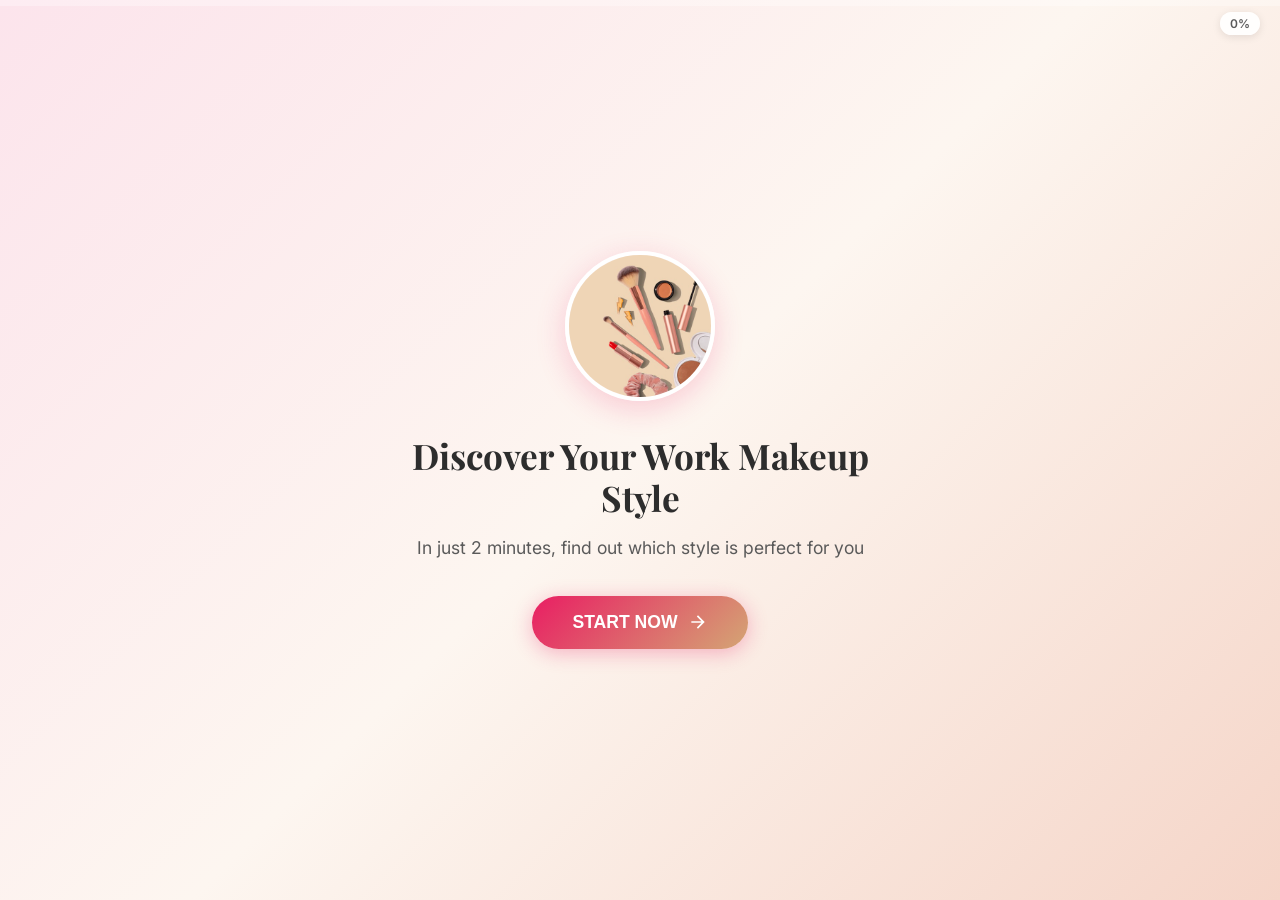
<file: index.html>
<!DOCTYPE html>
<html lang="en">
<head>
    <meta charset="UTF-8">
    <meta name="viewport" content="width=device-width, initial-scale=1.0">
    <title>5 Minute Work Face System - Quiz</title>
    <meta name="description" content="Discover your perfect work makeup style in just 2 minutes">
    
    <!-- Open Graph -->
    <meta property="og:title" content="5 Minute Work Face System - Quiz">
    <meta property="og:description" content="Discover your perfect work makeup style in just 2 minutes">
    <meta property="og:type" content="website">
    
    <!-- Facebook Pixel -->
    <script>
        !function(f,b,e,v,n,t,s)
        {if(f.fbq)return;n=f.fbq=function(){n.callMethod?
        n.callMethod.apply(n,arguments):n.queue.push(arguments)};
        if(!f._fbq)f._fbq=n;n.push=n;n.loaded=!0;n.version='2.0';
        n.queue=[];t=b.createElement(e);t.async=!0;
        t.src=v;s=b.getElementsByTagName(e)[0];
        s.parentNode.insertBefore(t,s)}(window, document,'script',
        'https://connect.facebook.net/en_US/fbevents.js');
        fbq('init', '872484309223872');
        fbq('track', 'PageView');
    </script>
    <!-- End Facebook Pixel -->
    
    <!-- Fonts -->
    <link rel="preconnect" href="https://fonts.googleapis.com">
    <link rel="preconnect" href="https://fonts.gstatic.com" crossorigin>
    <link href="https://fonts.googleapis.com/css2?family=Playfair+Display:wght@400;500;600;700&family=Inter:wght@300;400;500;600&display=swap" rel="stylesheet">
    
    <!-- Styles -->
    <link rel="stylesheet" href="css/style.css">
</head>
<body>
    <!-- Progress Bar -->
    <div class="progress-container">
        <div class="progress-bar" id="progressBar"></div>
        <div class="progress-text" id="progressText">0%</div>
    </div>

    <!-- Quiz Container -->
    <div class="quiz-container">
        
        <!-- Welcome Screen -->
        <div class="quiz-screen active" id="welcomeScreen">
            <div class="welcome-content">
                <div class="logo-icon">
                    <img src="images/makeup.jpg" alt="Professional makeup" class="makeup-image">
                </div>
                <h1>Discover Your Work Makeup Style</h1>
                <p class="subtitle">In just 2 minutes, find out which style is perfect for you</p>
                <button class="cta-button" onclick="startQuiz()">
                    <span>START NOW</span>
                    <svg viewBox="0 0 24 24" width="20" height="20" fill="currentColor">
                        <path d="M12 4l-1.41 1.41L16.17 11H4v2h12.17l-5.58 5.59L12 20l8-8z"/>
                    </svg>
                </button>
            </div>
        </div>

        <!-- Question 1 -->
        <div class="quiz-screen" id="question1">
            <div class="question-content">
                <div class="question-number">Question 1 of 10</div>
                <h2>What's your biggest makeup challenge?</h2>
                <div class="options">
                    <button class="option" onclick="selectOption(1, 'A')">
                        <span class="option-letter">A</span>
                        <span class="option-text">I don't know how to choose the right colors</span>
                    </button>
                    <button class="option" onclick="selectOption(1, 'B')">
                        <span class="option-letter">B</span>
                        <span class="option-text">I don't have time in the morning</span>
                    </button>
                    <button class="option" onclick="selectOption(1, 'C')">
                        <span class="option-letter">C</span>
                        <span class="option-text">My makeup doesn't last all day</span>
                    </button>
                    <button class="option" onclick="selectOption(1, 'D')">
                        <span class="option-letter">D</span>
                        <span class="option-text">I don't know contouring/highlighting</span>
                    </button>
                </div>
            </div>
        </div>

        <!-- Question 2 -->
        <div class="quiz-screen" id="question2">
            <div class="question-content">
                <div class="question-number">Question 2 of 10</div>
                <h2>How much time do you spend on makeup in the morning?</h2>
                <div class="options">
                    <button class="option" onclick="selectOption(2, 'A')">
                        <span class="option-letter">A</span>
                        <span class="option-text">Less than 5 minutes</span>
                    </button>
                    <button class="option" onclick="selectOption(2, 'B')">
                        <span class="option-letter">B</span>
                        <span class="option-text">5-10 minutes</span>
                    </button>
                    <button class="option" onclick="selectOption(2, 'C')">
                        <span class="option-letter">C</span>
                        <span class="option-text">10-15 minutes</span>
                    </button>
                    <button class="option" onclick="selectOption(2, 'D')">
                        <span class="option-letter">D</span>
                        <span class="option-text">More than 15 minutes</span>
                    </button>
                </div>
            </div>
        </div>

        <!-- Question 3 -->
        <div class="quiz-screen" id="question3">
            <div class="question-content">
                <div class="question-number">Question 3 of 10</div>
                <h2>What's your skin type?</h2>
                <div class="options">
                    <button class="option" onclick="selectOption(3, 'A')">
                        <span class="option-letter">A</span>
                        <span class="option-text">Oily</span>
                    </button>
                    <button class="option" onclick="selectOption(3, 'B')">
                        <span class="option-letter">B</span>
                        <span class="option-text">Dry</span>
                    </button>
                    <button class="option" onclick="selectOption(3, 'C')">
                        <span class="option-letter">C</span>
                        <span class="option-text">Combination</span>
                    </button>
                    <button class="option" onclick="selectOption(3, 'D')">
                        <span class="option-letter">D</span>
                        <span class="option-text">Sensitive</span>
                    </button>
                </div>
            </div>
        </div>

        <!-- Question 4 -->
        <div class="quiz-screen" id="question4">
            <div class="question-content">
                <div class="question-number">Question 4 of 10</div>
                <h2>When do you need makeup the most?</h2>
                <div class="options">
                    <button class="option" onclick="selectOption(4, 'A')">
                        <span class="option-letter">A</span>
                        <span class="option-text">Important meetings</span>
                    </button>
                    <button class="option" onclick="selectOption(4, 'B')">
                        <span class="option-letter">B</span>
                        <span class="option-text">Social events</span>
                    </button>
                    <button class="option" onclick="selectOption(4, 'C')">
                        <span class="option-letter">C</span>
                        <span class="option-text">Daily at the office</span>
                    </button>
                    <button class="option" onclick="selectOption(4, 'D')">
                        <span class="option-letter">D</span>
                        <span class="option-text">All of the above</span>
                    </button>
                </div>
            </div>
        </div>

        <!-- Question 5 -->
        <div class="quiz-screen" id="question5">
            <div class="question-content">
                <div class="question-number">Question 5 of 10</div>
                <h2>Which products do you use regularly?</h2>
                <div class="options">
                    <button class="option" onclick="selectOption(5, 'A')">
                        <span class="option-letter">A</span>
                        <span class="option-text">Just foundation and lipstick</span>
                    </button>
                    <button class="option" onclick="selectOption(5, 'B')">
                        <span class="option-letter">B</span>
                        <span class="option-text">Foundation, concealer, and powder</span>
                    </button>
                    <button class="option" onclick="selectOption(5, 'C')">
                        <span class="option-letter">C</span>
                        <span class="option-text">Full kit (eyeshadow, blush, etc.)</span>
                    </button>
                    <button class="option" onclick="selectOption(5, 'D')">
                        <span class="option-letter">D</span>
                        <span class="option-text">I don't use anything</span>
                    </button>
                </div>
            </div>
        </div>

        <!-- Question 6 -->
        <div class="quiz-screen" id="question6">
            <div class="question-content">
                <div class="question-number">Question 6 of 10</div>
                <h2>What's your biggest makeup mistake?</h2>
                <div class="options">
                    <button class="option" onclick="selectOption(6, 'A')">
                        <span class="option-letter">A</span>
                        <span class="option-text">Wrong foundation color</span>
                    </button>
                    <button class="option" onclick="selectOption(6, 'B')">
                        <span class="option-letter">B</span>
                        <span class="option-text">Too much powder</span>
                    </button>
                    <button class="option" onclick="selectOption(6, 'C')">
                        <span class="option-letter">C</span>
                        <span class="option-text">Not prepping skin before</span>
                    </button>
                    <button class="option" onclick="selectOption(6, 'D')">
                        <span class="option-letter">D</span>
                        <span class="option-text">All of these!</span>
                    </button>
                </div>
            </div>
        </div>

        <!-- Question 7 -->
        <div class="quiz-screen" id="question7">
            <div class="question-content">
                <div class="question-number">Question 7 of 10</div>
                <h2>What's your ideal makeup style?</h2>
                <div class="options">
                    <button class="option" onclick="selectOption(7, 'A')">
                        <span class="option-letter">A</span>
                        <span class="option-text">Natural and subtle</span>
                    </button>
                    <button class="option" onclick="selectOption(7, 'B')">
                        <span class="option-letter">B</span>
                        <span class="option-text">Professional and subtly defined</span>
                    </button>
                    <button class="option" onclick="selectOption(7, 'C')">
                        <span class="option-letter">C</span>
                        <span class="option-text">Sophisticated and elegant</span>
                    </button>
                    <button class="option" onclick="selectOption(7, 'D')">
                        <span class="option-letter">D</span>
                        <span class="option-text">Whatever is quick and pretty</span>
                    </button>
                </div>
            </div>
        </div>

        <!-- Question 8 -->
        <div class="quiz-screen" id="question8">
            <div class="question-content">
                <div class="question-number">Question 8 of 10</div>
                <h2>How much do you spend on makeup products per month?</h2>
                <div class="options">
                    <button class="option" onclick="selectOption(8, 'A')">
                        <span class="option-letter">A</span>
                        <span class="option-text">Nothing</span>
                    </button>
                    <button class="option" onclick="selectOption(8, 'B')">
                        <span class="option-letter">B</span>
                        <span class="option-text">Up to $30</span>
                    </button>
                    <button class="option" onclick="selectOption(8, 'C')">
                        <span class="option-letter">C</span>
                        <span class="option-text">$30-100</span>
                    </button>
                    <button class="option" onclick="selectOption(8, 'D')">
                        <span class="option-letter">D</span>
                        <span class="option-text">More than $100</span>
                    </button>
                </div>
            </div>
        </div>

        <!-- Question 9 -->
        <div class="quiz-screen" id="question9">
            <div class="question-content">
                <div class="question-number">Question 9 of 10</div>
                <h2>How would you rate your makeup skills?</h2>
                <div class="options">
                    <button class="option" onclick="selectOption(9, 'A')">
                        <span class="option-letter">A</span>
                        <span class="option-text">Complete beginner</span>
                    </button>
                    <button class="option" onclick="selectOption(9, 'B')">
                        <span class="option-letter">B</span>
                        <span class="option-text">Basic</span>
                    </button>
                    <button class="option" onclick="selectOption(9, 'C')">
                        <span class="option-letter">C</span>
                        <span class="option-text">Intermediate</span>
                    </button>
                    <button class="option" onclick="selectOption(9, 'D')">
                        <span class="option-letter">D</span>
                        <span class="option-text">Advanced</span>
                    </button>
                </div>
            </div>
        </div>

        <!-- Question 10 -->
        <div class="quiz-screen" id="question10">
            <div class="question-content">
                <div class="question-number">Question 10 of 10</div>
                <h2>Are you ready to transform your makeup routine?</h2>
                <div class="options">
                    <button class="option" onclick="selectOption(10, 'A')">
                        <span class="option-letter">A</span>
                        <span class="option-text">Yes, I want to start!</span>
                    </button>
                    <button class="option" onclick="selectOption(10, 'B')">
                        <span class="option-letter">B</span>
                        <span class="option-text">I need to see first</span>
                    </button>
                    <button class="option" onclick="selectOption(10, 'C')">
                        <span class="option-letter">C</span>
                        <span class="option-text">I'm curious</span>
                    </button>
                    <button class="option" onclick="selectOption(10, 'D')">
                        <span class="option-letter">D</span>
                        <span class="option-text">I should have done this already</span>
                    </button>
                </div>
            </div>
        </div>

        <!-- Email Capture Screen -->
        <div class="quiz-screen" id="emailScreen">
            <div class="email-content">
                <div class="email-icon">📧</div>
                <h1>Your Results Are Ready!</h1>
                <p class="email-subtitle">Enter your email to receive your personalized makeup profile + a special discount</p>
                <form class="email-form" id="emailForm">
                    <input type="email" id="emailInput" placeholder="Enter your email address" required>
                    <button type="submit" class="cta-button email-button">
                        <span>SEND MY RESULTS</span>
                        <svg viewBox="0 0 24 24" width="20" height="20" fill="currentColor">
                            <path d="M12 4l-1.41 1.41L16.17 11H4v2h12.17l-5.58 5.59L12 20l8-8z"/>
                        </svg>
                    </button>
                </form>
                <p class="email-privacy">🔒 We respect your privacy. Unsubscribe anytime.</p>
            </div>
        </div>

        <!-- Result Screen -->
        <div class="quiz-screen" id="resultScreen">
            <div class="result-content">
                <div class="result-alert">
                    <span class="alert-icon">⚠️</span>
                    <span class="alert-text">Based on your answers, you're wasting time every morning</span>
                </div>
                <h1>Your Personalized Results</h1>
                <div class="result-stats">
                    <div class="stat-box">
                        <span class="stat-icon">⏰</span>
                        <span class="stat-value" id="resultTime">30+ min</span>
                        <span class="stat-label">You spend on makeup daily</span>
                    </div>
                    <div class="stat-box">
                        <span class="stat-icon">💸</span>
                        <span class="stat-value" id="resultMoney">$150+</span>
                        <span class="stat-label">You could save per month</span>
                    </div>
                    <div class="stat-box">
                        <span class="stat-icon">📅</span>
                        <span class="stat-value" id="resultHours">18+ hrs</span>
                        <span class="stat-label">Wasted per month</span>
                    </div>
                </div>
                <div class="result-urgency">
                    <span class="urgency-badge">⏰ SPECIAL OFFER ENDS IN:</span>
                    <span class="urgency-timer" id="resultTimer">02:59:47</span>
                </div>
                <a href="https://quiz.sauderotina.com.br/landing-page/" class="cta-button result-button">
                    <span>FIX MY ROUTINE NOW - $10</span>
                    <svg viewBox="0 0 24 24" width="20" height="20" fill="currentColor">
                        <path d="M12 4l-1.41 1.41L16.17 11H4v2h12.17l-5.58 5.59L12 20l8-8z"/>
                    </svg>
                </a>
                <p class="result-guarantee">🛡️ 7-Day Money-Back Guarantee</p>
            </div>
        </div>

    </div>

    <!-- Script -->
    <script src="js/quiz.js"></script>
</body>
</html>
</file>
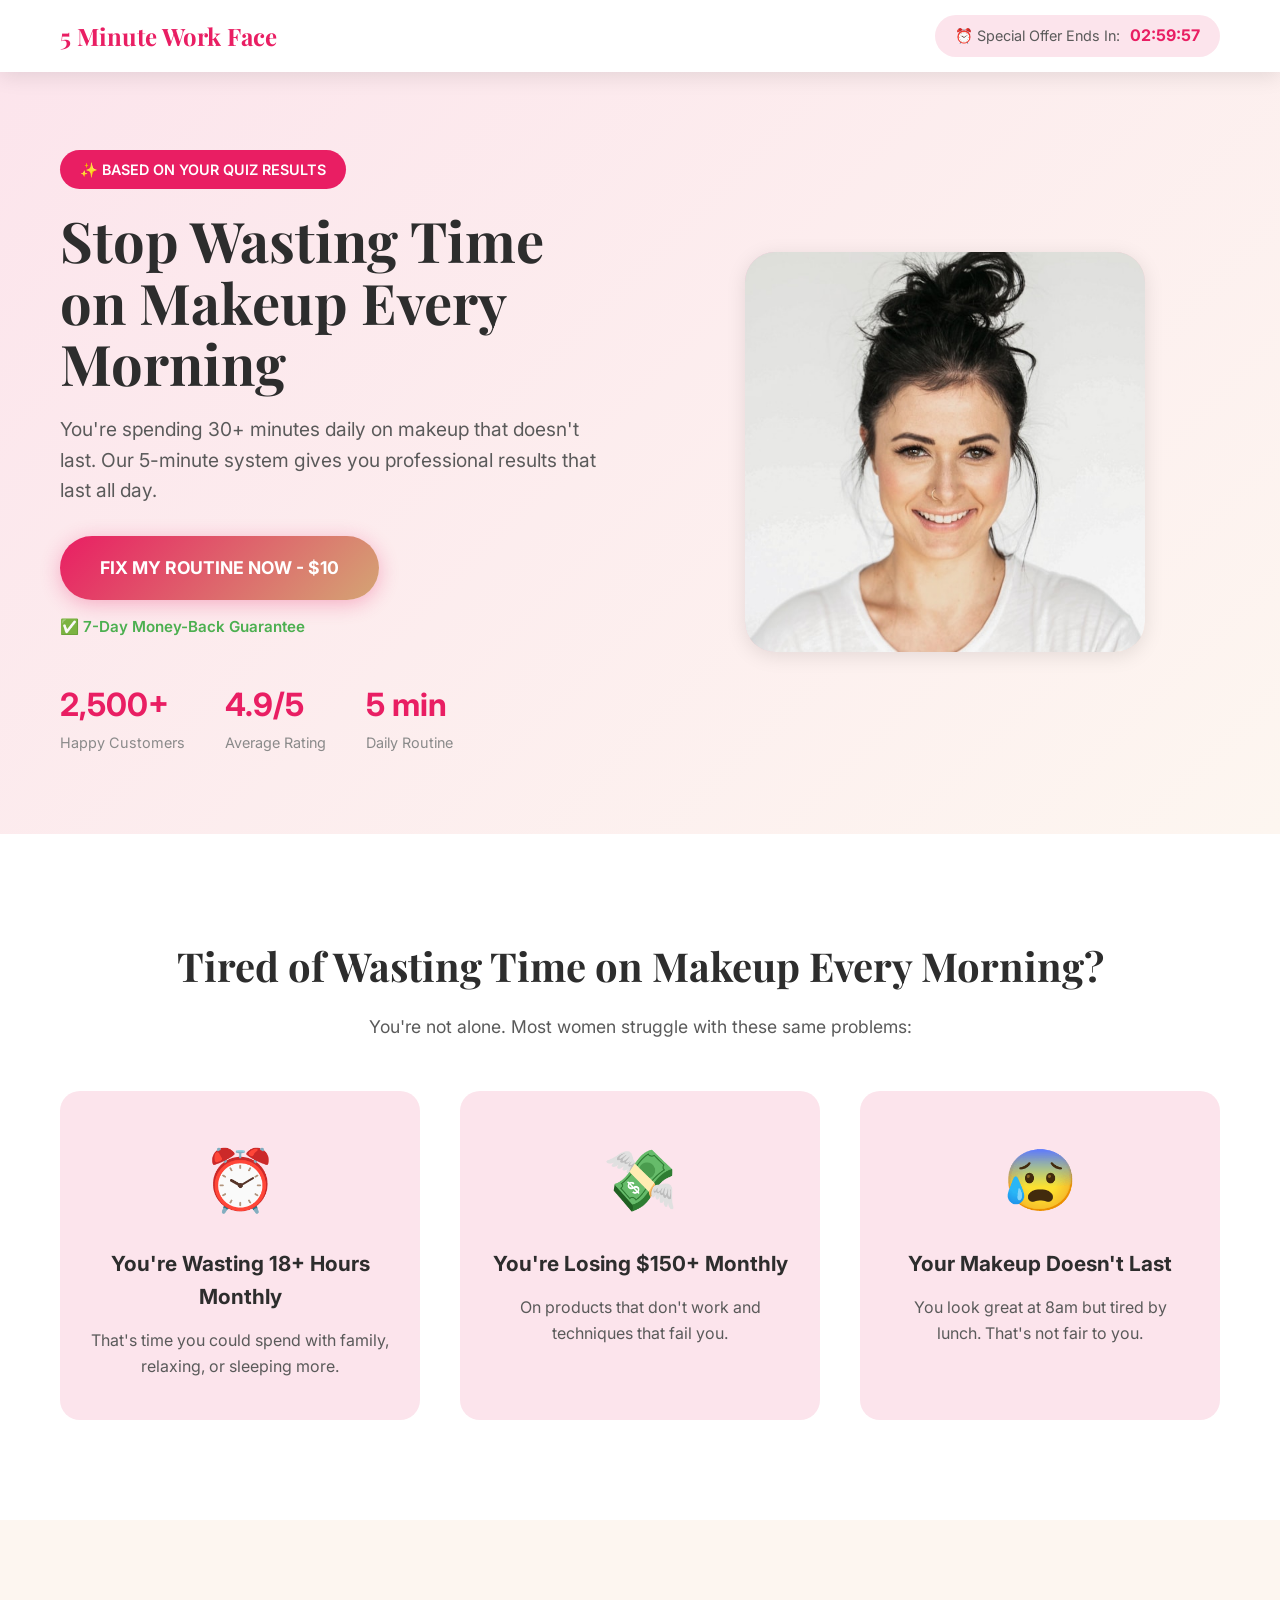
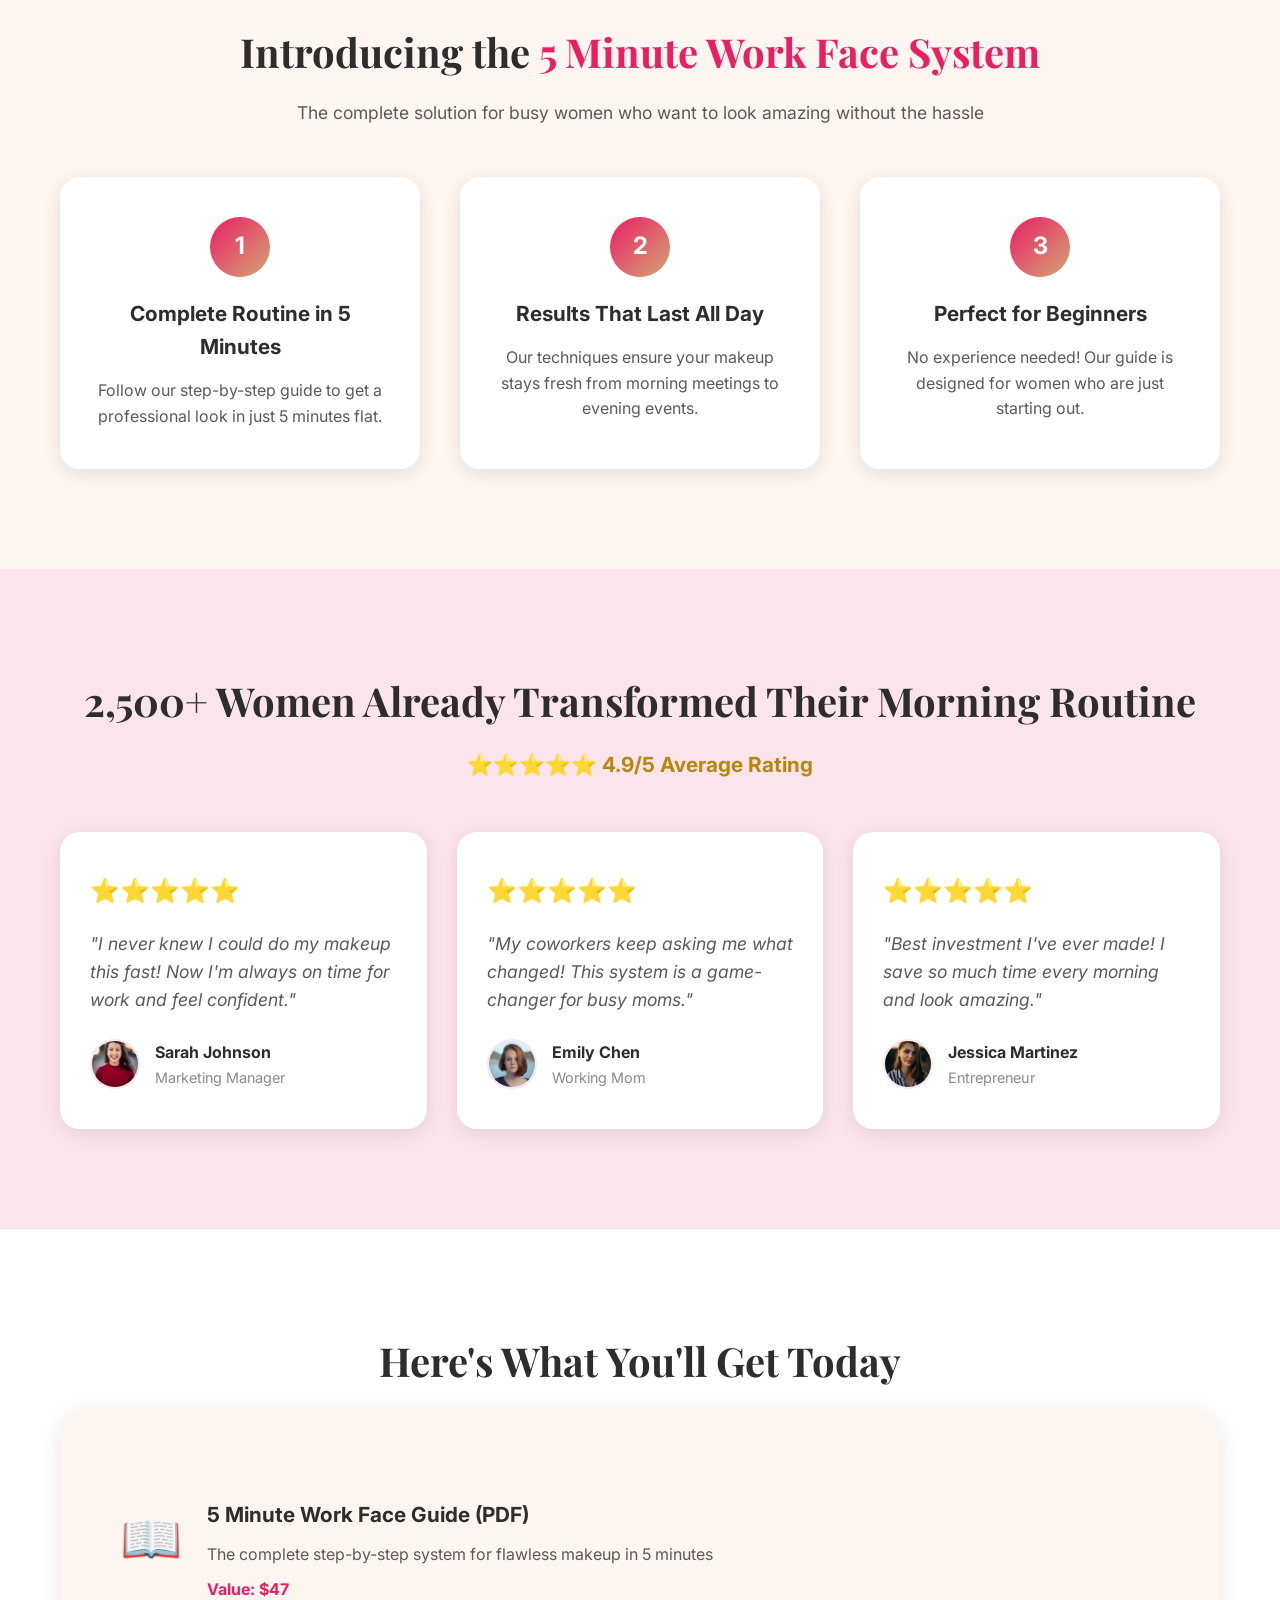
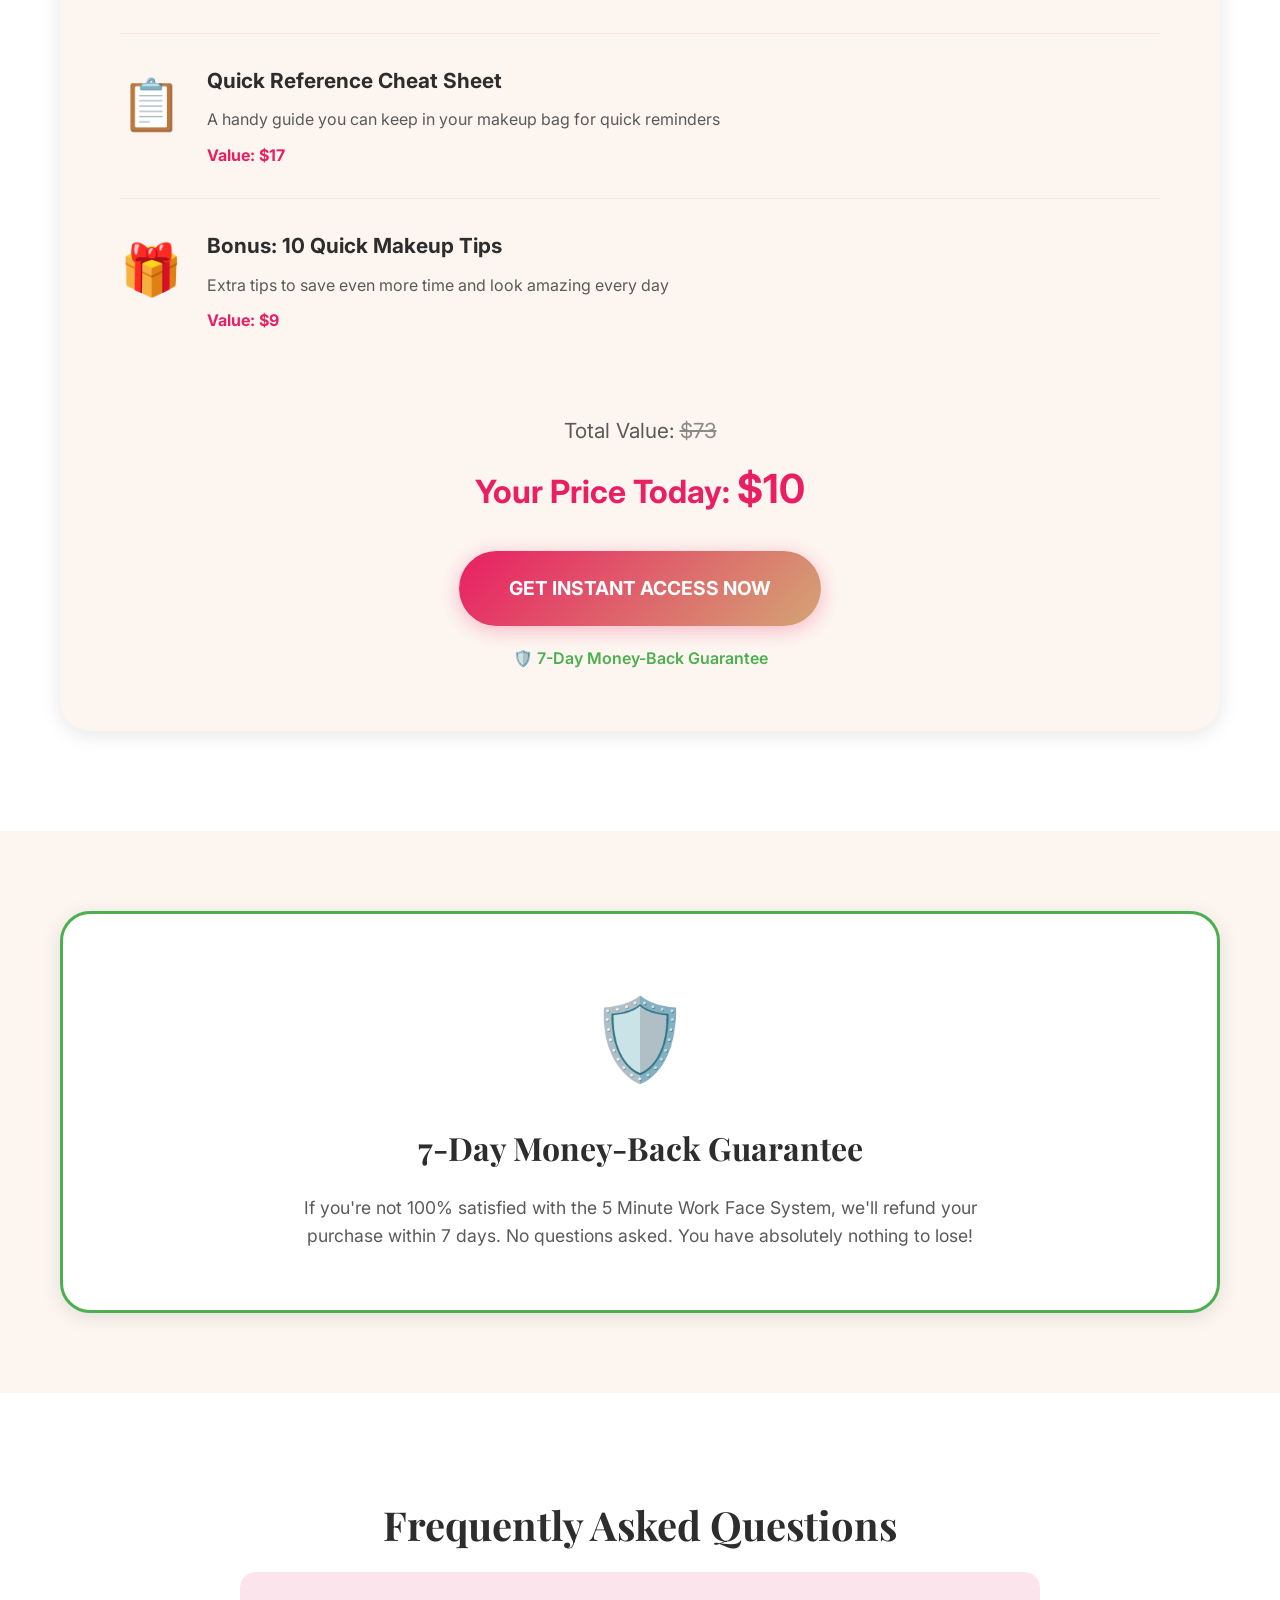
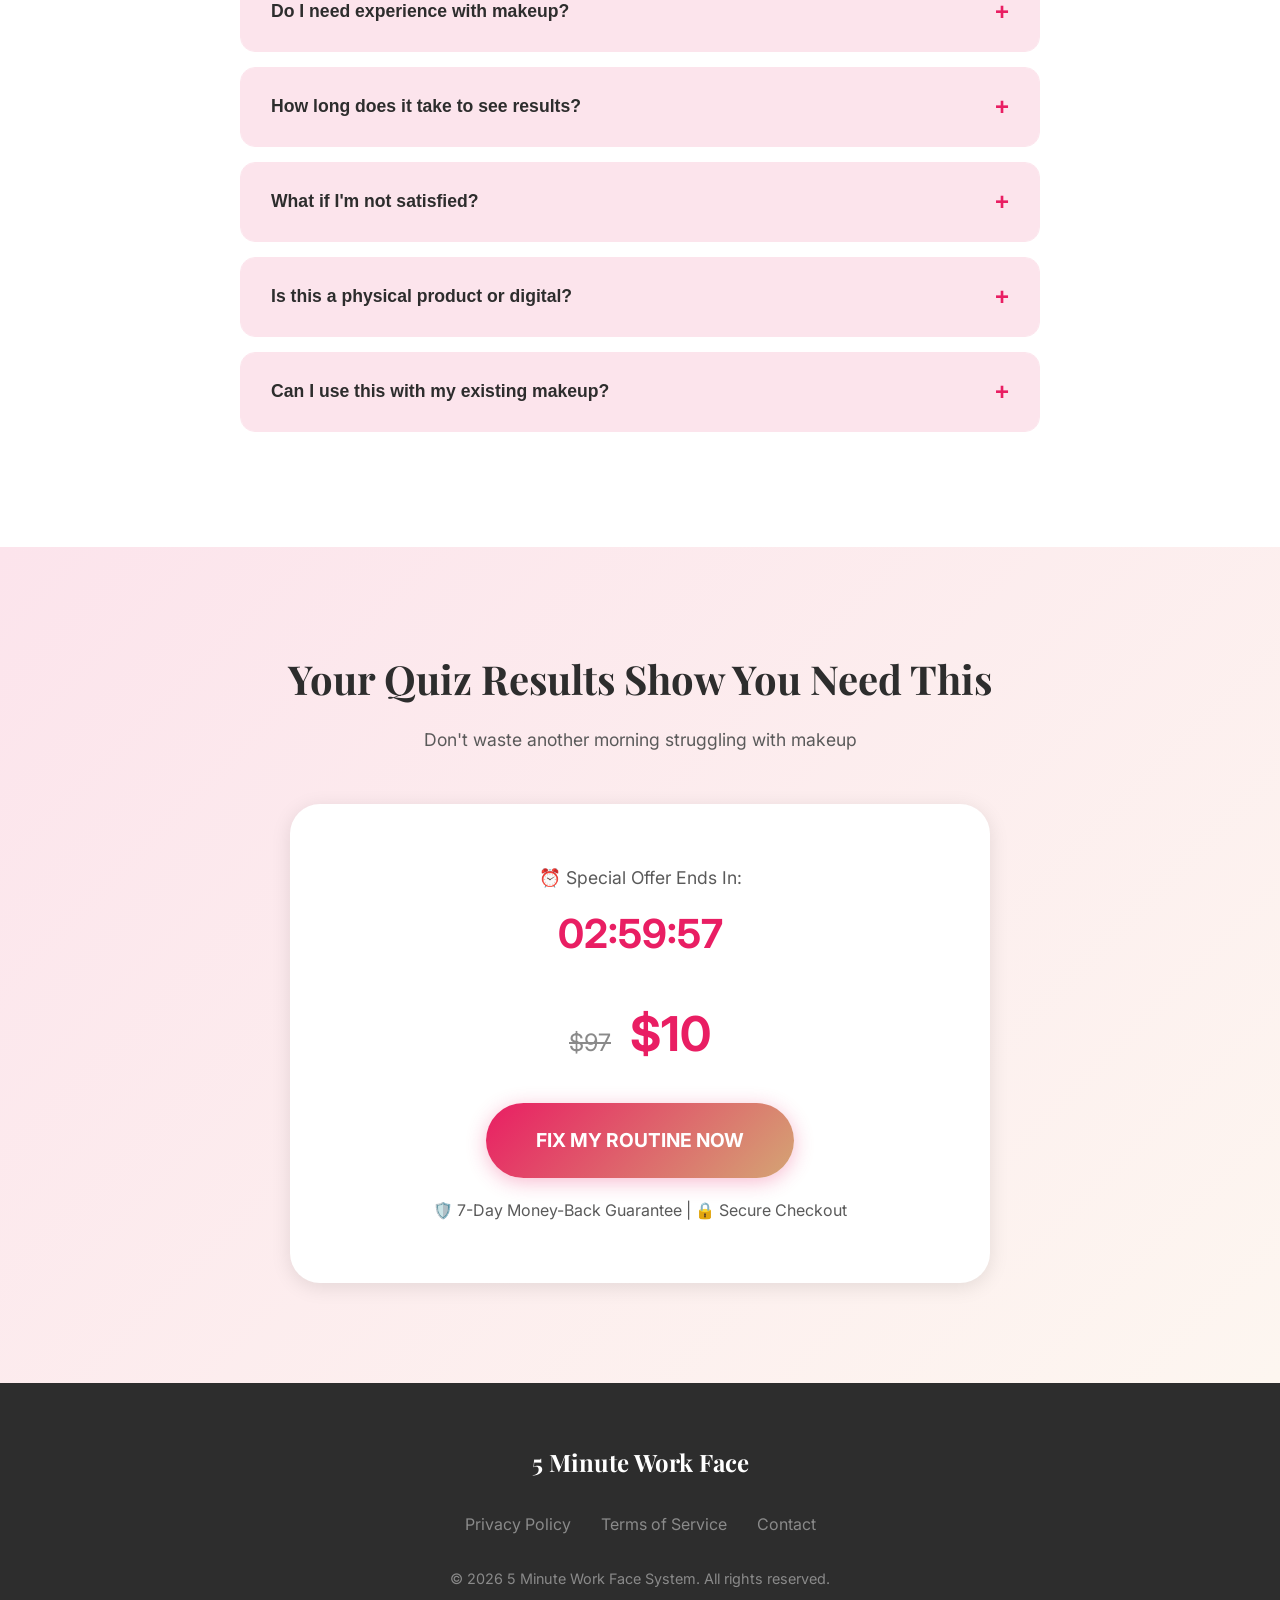
<file: landing-page/index.html>
<!DOCTYPE html>
<html lang="en">
<head>
    <meta charset="UTF-8">
    <meta name="viewport" content="width=device-width, initial-scale=1.0">
    <title>5 Minute Work Face System - Get Ready in 5 Minutes</title>
    <meta name="description" content="The complete makeup system for busy women who want to look professional without wasting time">
    
    <!-- Open Graph -->
    <meta property="og:title" content="5 Minute Work Face System - Get Ready in 5 Minutes">
    <meta property="og:description" content="The complete makeup system for busy women who want to look professional without wasting time">
    <meta property="og:type" content="website">
    
    <!-- Facebook Pixel -->
    <script>
        !function(f,b,e,v,n,t,s)
        {if(f.fbq)return;n=f.fbq=function(){n.callMethod?
        n.callMethod.apply(n,arguments):n.queue.push(arguments)};
        if(!f._fbq)f._fbq=n;n.push=n;n.loaded=!0;n.version='2.0';
        n.queue=[];t=b.createElement(e);t.async=!0;
        t.src=v;s=b.getElementsByTagName(e)[0];
        s.parentNode.insertBefore(t,s)}(window, document,'script',
        'https://connect.facebook.net/en_US/fbevents.js');
        fbq('init', '872484309223872');
        fbq('track', 'PageView');
    </script>
    <!-- End Facebook Pixel -->
    
    <!-- Fonts -->
    <link rel="preconnect" href="https://fonts.googleapis.com">
    <link rel="preconnect" href="https://fonts.gstatic.com" crossorigin>
    <link href="https://fonts.googleapis.com/css2?family=Playfair+Display:wght@400;500;600;700&family=Inter:wght@300;400;500;600;700&display=swap" rel="stylesheet">
    
    <!-- Styles -->
    <link rel="stylesheet" href="css/style.css">
</head>
<body>
    <!-- Header -->
    <header class="header">
        <div class="container">
            <div class="logo">5 Minute Work Face</div>
            <div class="urgency-bar">
                <span class="urgency-text">⏰ Special Offer Ends In:</span>
                <span class="timer" id="headerTimer">02:59:47</span>
            </div>
        </div>
    </header>

    <!-- Hero Section -->
    <section class="hero">
        <div class="container">
            <div class="hero-content">
                <div class="hero-badge">✨ BASED ON YOUR QUIZ RESULTS</div>
                <h1 class="hero-title">Stop Wasting Time on Makeup Every Morning</h1>
                <p class="hero-subtitle">You're spending 30+ minutes daily on makeup that doesn't last. Our 5-minute system gives you professional results that last all day.</p>
                <div class="hero-cta">
                    <a href="https://lastlink.com/p/C3FD19726/checkout-payment" class="btn btn-primary">
                        FIX MY ROUTINE NOW - $10
                    </a>
                    <div class="hero-guarantee">✅ 7-Day Money-Back Guarantee</div>
                </div>
                <div class="hero-stats">
                    <div class="stat">
                        <span class="stat-number">2,500+</span>
                        <span class="stat-label">Happy Customers</span>
                    </div>
                    <div class="stat">
                        <span class="stat-number">4.9/5</span>
                        <span class="stat-label">Average Rating</span>
                    </div>
                    <div class="stat">
                        <span class="stat-number">5 min</span>
                        <span class="stat-label">Daily Routine</span>
                    </div>
                </div>
            </div>
            <div class="hero-image">
                <div class="hero-image-placeholder">
                    <img src="images/hero-person.jpg" alt="Professional woman with confident look" class="hero-image-real">
                </div>
            </div>
        </div>
    </section>

    <!-- Problem Section -->
    <section class="problem-section">
        <div class="container">
            <h2 class="section-title">Tired of Wasting Time on Makeup Every Morning?</h2>
            <p class="section-subtitle">You're not alone. Most women struggle with these same problems:</p>
            <div class="problems-grid">
                <div class="problem-card">
                    <div class="problem-icon">⏰</div>
                    <h3>You're Wasting 18+ Hours Monthly</h3>
                    <p>That's time you could spend with family, relaxing, or sleeping more.</p>
                </div>
                <div class="problem-card">
                    <div class="problem-icon">💸</div>
                    <h3>You're Losing $150+ Monthly</h3>
                    <p>On products that don't work and techniques that fail you.</p>
                </div>
                <div class="problem-card">
                    <div class="problem-icon">😰</div>
                    <h3>Your Makeup Doesn't Last</h3>
                    <p>You look great at 8am but tired by lunch. That's not fair to you.</p>
                </div>
            </div>
        </div>
    </section>

    <!-- Solution Section -->
    <section class="solution-section">
        <div class="container">
            <h2 class="section-title">Introducing the <span class="highlight">5 Minute Work Face System</span></h2>
            <p class="section-subtitle">The complete solution for busy women who want to look amazing without the hassle</p>
            <div class="solutions-grid">
                <div class="solution-card">
                    <div class="solution-number">1</div>
                    <h3>Complete Routine in 5 Minutes</h3>
                    <p>Follow our step-by-step guide to get a professional look in just 5 minutes flat.</p>
                </div>
                <div class="solution-card">
                    <div class="solution-number">2</div>
                    <h3>Results That Last All Day</h3>
                    <p>Our techniques ensure your makeup stays fresh from morning meetings to evening events.</p>
                </div>
                <div class="solution-card">
                    <div class="solution-number">3</div>
                    <h3>Perfect for Beginners</h3>
                    <p>No experience needed! Our guide is designed for women who are just starting out.</p>
                </div>
            </div>
        </div>
    </section>

    <!-- Social Proof Section -->
    <section class="social-proof-section">
        <div class="container">
            <h2 class="section-title">2,500+ Women Already Transformed Their Morning Routine</h2>
            <div class="rating-badge">⭐⭐⭐⭐⭐ 4.9/5 Average Rating</div>
            <div class="testimonials-grid">
                <div class="testimonial-card">
                    <div class="testimonial-stars">⭐⭐⭐⭐⭐</div>
                    <p class="testimonial-text">"I never knew I could do my makeup this fast! Now I'm always on time for work and feel confident."</p>
                    <div class="testimonial-author">
                        <img src="images/testimonial-1.jpg" alt="Sarah Johnson" class="author-avatar">
                        <div class="author-info">
                            <span class="author-name">Sarah Johnson</span>
                            <span class="author-title">Marketing Manager</span>
                        </div>
                    </div>
                </div>
                <div class="testimonial-card">
                    <div class="testimonial-stars">⭐⭐⭐⭐⭐</div>
                    <p class="testimonial-text">"My coworkers keep asking me what changed! This system is a game-changer for busy moms."</p>
                    <div class="testimonial-author">
                        <img src="images/testimonial-2.jpg" alt="Emily Chen" class="author-avatar">
                        <div class="author-info">
                            <span class="author-name">Emily Chen</span>
                            <span class="author-title">Working Mom</span>
                        </div>
                    </div>
                </div>
                <div class="testimonial-card">
                    <div class="testimonial-stars">⭐⭐⭐⭐⭐</div>
                    <p class="testimonial-text">"Best investment I've ever made! I save so much time every morning and look amazing."</p>
                    <div class="testimonial-author">
                        <img src="images/testimonial-3.jpg" alt="Jessica Martinez" class="author-avatar">
                        <div class="author-info">
                            <span class="author-name">Jessica Martinez</span>
                            <span class="author-title">Entrepreneur</span>
                        </div>
                    </div>
                </div>
            </div>
        </div>
    </section>

    <!-- What You Get Section -->
    <section class="what-you-get-section">
        <div class="container">
            <h2 class="section-title">Here's What You'll Get Today</h2>
            <div class="value-box">
                <div class="value-items">
                    <div class="value-item">
                        <span class="value-icon">📖</span>
                        <div class="value-content">
                            <h3>5 Minute Work Face Guide (PDF)</h3>
                            <p>The complete step-by-step system for flawless makeup in 5 minutes</p>
                            <span class="value-price">Value: $47</span>
                        </div>
                    </div>
                    <div class="value-item">
                        <span class="value-icon">📋</span>
                        <div class="value-content">
                            <h3>Quick Reference Cheat Sheet</h3>
                            <p>A handy guide you can keep in your makeup bag for quick reminders</p>
                            <span class="value-price">Value: $17</span>
                        </div>
                    </div>
                    <div class="value-item">
                        <span class="value-icon">🎁</span>
                        <div class="value-content">
                            <h3>Bonus: 10 Quick Makeup Tips</h3>
                            <p>Extra tips to save even more time and look amazing every day</p>
                            <span class="value-price">Value: $9</span>
                        </div>
                    </div>
                </div>
                <div class="value-summary">
                    <div class="total-value">Total Value: <span class="strikethrough">$73</span></div>
                    <div class="current-price">Your Price Today: <span class="price">$10</span></div>
                    <a href="https://lastlink.com/p/C3FD19726/checkout-payment" class="btn btn-primary btn-large">
                        GET INSTANT ACCESS NOW
                    </a>
                    <div class="guarantee-badge">🛡️ 7-Day Money-Back Guarantee</div>
                </div>
            </div>
        </div>
    </section>

    <!-- Guarantee Section -->
    <section class="guarantee-section">
        <div class="container">
            <div class="guarantee-box">
                <div class="guarantee-icon">🛡️</div>
                <h2>7-Day Money-Back Guarantee</h2>
                <p>If you're not 100% satisfied with the 5 Minute Work Face System, we'll refund your purchase within 7 days. No questions asked. You have absolutely nothing to lose!</p>
            </div>
        </div>
    </section>

    <!-- FAQ Section -->
    <section class="faq-section">
        <div class="container">
            <h2 class="section-title">Frequently Asked Questions</h2>
            <div class="faq-list">
                <div class="faq-item">
                    <button class="faq-question">
                        <span>Do I need experience with makeup?</span>
                        <span class="faq-toggle">+</span>
                    </button>
                    <div class="faq-answer">
                        <p>No! The 5 Minute Work Face System is designed for beginners. We break down every step so anyone can follow along, even if you've never worn makeup before.</p>
                    </div>
                </div>
                <div class="faq-item">
                    <button class="faq-question">
                        <span>How long does it take to see results?</span>
                        <span class="faq-toggle">+</span>
                    </button>
                    <div class="faq-answer">
                        <p>Most women see immediate results on their first try! The system is designed to work right away, so you can start saving time tomorrow morning.</p>
                    </div>
                </div>
                <div class="faq-item">
                    <button class="faq-question">
                        <span>What if I'm not satisfied?</span>
                        <span class="faq-toggle">+</span>
                    </button>
                    <div class="faq-answer">
                        <p>We offer a 7-day money-back guarantee. If you're not happy with the system for any reason, just contact us and we'll refund your purchase. No questions asked.</p>
                    </div>
                </div>
                <div class="faq-item">
                    <button class="faq-question">
                        <span>Is this a physical product or digital?</span>
                        <span class="faq-toggle">+</span>
                    </button>
                    <div class="faq-answer">
                        <p>This is a digital product. After purchase, you'll receive instant access to download the PDF guide, cheat sheet, and video tutorials.</p>
                    </div>
                </div>
                <div class="faq-item">
                    <button class="faq-question">
                        <span>Can I use this with my existing makeup?</span>
                        <span class="faq-toggle">+</span>
                    </button>
                    <div class="faq-answer">
                        <p>Absolutely! The system works with any makeup you already have. We'll show you how to use what you own more effectively.</p>
                    </div>
                </div>
            </div>
        </div>
    </section>

    <!-- Final CTA Section -->
    <section class="final-cta-section">
        <div class="container">
            <h2 class="section-title">Your Quiz Results Show You Need This</h2>
            <p class="section-subtitle">Don't waste another morning struggling with makeup</p>
            <div class="final-cta-box">
                <div class="timer-box">
                    <span class="timer-label">⏰ Special Offer Ends In:</span>
                    <div class="timer" id="finalTimer">02:59:47</div>
                </div>
                <div class="final-price">
                    <span class="old-price">$97</span>
                    <span class="current-price">$10</span>
                </div>
                <a href="https://lastlink.com/p/C3FD19726/checkout-payment" class="btn btn-primary btn-large">
                    FIX MY ROUTINE NOW
                </a>
                <div class="final-guarantee">🛡️ 7-Day Money-Back Guarantee | 🔒 Secure Checkout</div>
            </div>
        </div>
    </section>

    <!-- Footer -->
    <footer class="footer">
        <div class="container">
            <div class="footer-content">
                <div class="footer-logo">5 Minute Work Face</div>
                <div class="footer-links">
                    <a href="#">Privacy Policy</a>
                    <a href="#">Terms of Service</a>
                    <a href="#">Contact</a>
                </div>
                <div class="footer-copyright">
                    <p>&copy; 2026 5 Minute Work Face System. All rights reserved.</p>
                </div>
            </div>
        </div>
    </footer>

    <!-- Script -->
    <script src="js/main.js"></script>
</body>
</html>
</file>
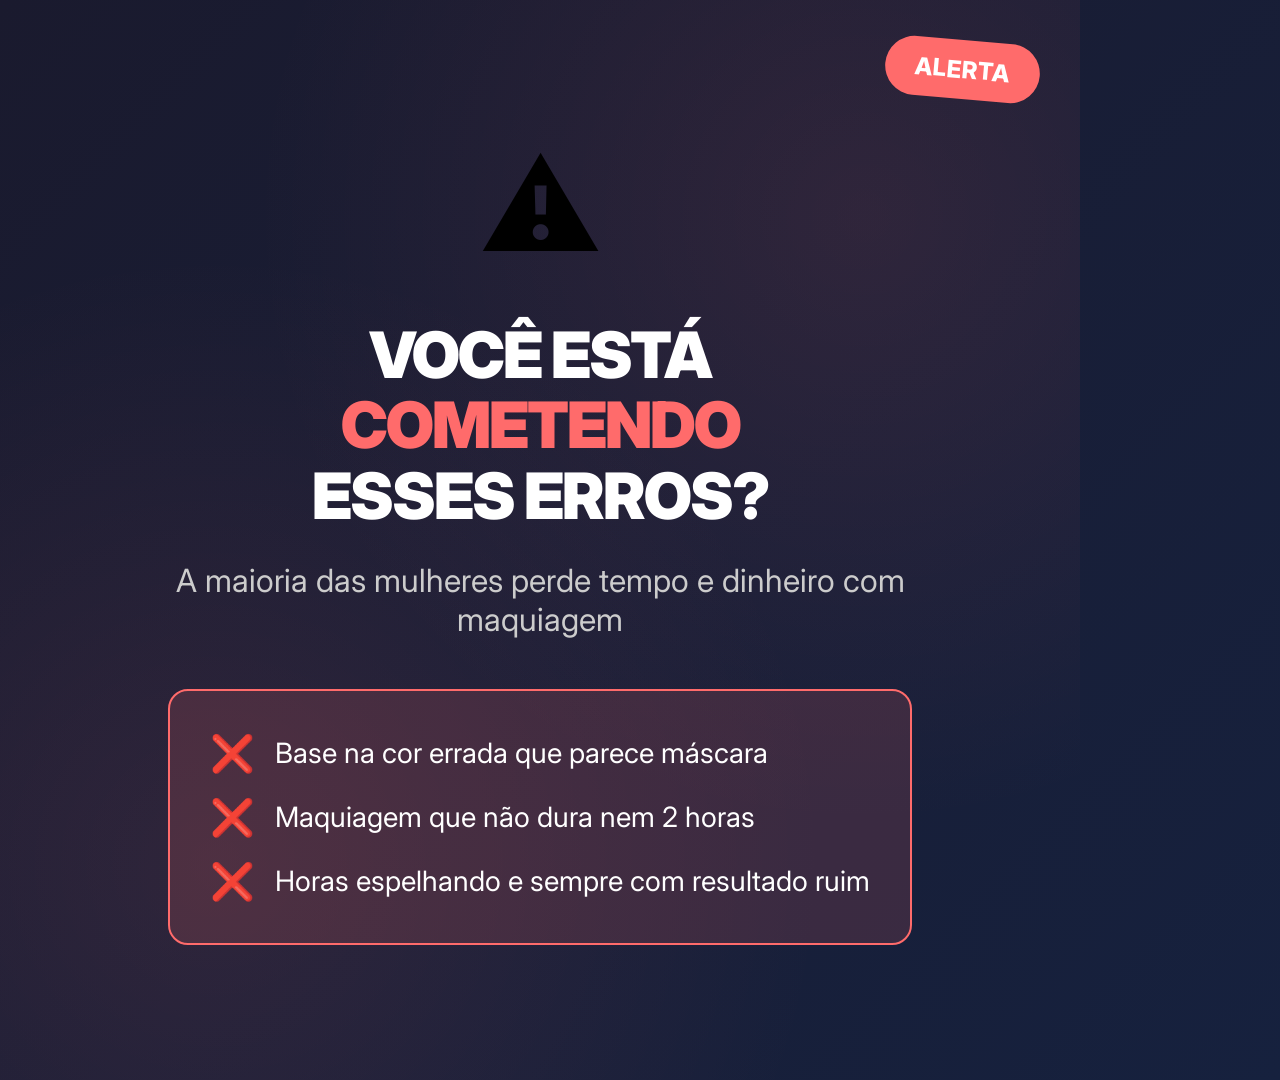
<file: ads/ad1-vilao.html>
<!DOCTYPE html>
<html lang="pt-BR">
<head>
    <meta charset="UTF-8">
    <meta name="viewport" content="width=device-width, initial-scale=1.0">
    <title>Ad Image 1 - Vilão</title>
    <link href="https://fonts.googleapis.com/css2?family=Inter:wght@400;600;700;800;900&display=swap" rel="stylesheet">
    <style>
        * {
            margin: 0;
            padding: 0;
            box-sizing: border-box;
        }
        
        body {
            width: 1080px;
            height: 1080px;
            font-family: 'Inter', sans-serif;
            background: linear-gradient(135deg, #1a1a2e 0%, #16213e 100%);
            overflow: hidden;
            position: relative;
        }
        
        .container {
            width: 100%;
            height: 100%;
            display: flex;
            flex-direction: column;
            justify-content: center;
            align-items: center;
            padding: 60px;
            position: relative;
        }
        
        .bg-pattern {
            position: absolute;
            top: 0;
            left: 0;
            width: 100%;
            height: 100%;
            background-image: 
                radial-gradient(circle at 20% 80%, rgba(255, 107, 107, 0.1) 0%, transparent 50%),
                radial-gradient(circle at 80% 20%, rgba(255, 107, 107, 0.1) 0%, transparent 50%);
        }
        
        .warning-icon {
            font-size: 120px;
            margin-bottom: 40px;
            animation: pulse 2s ease-in-out infinite;
        }
        
        @keyframes pulse {
            0%, 100% { transform: scale(1); }
            50% { transform: scale(1.1); }
        }
        
        .headline {
            font-size: 64px;
            font-weight: 900;
            color: #ffffff;
            text-align: center;
            line-height: 1.1;
            margin-bottom: 30px;
            text-transform: uppercase;
            letter-spacing: -2px;
        }
        
        .highlight {
            color: #ff6b6b;
            display: block;
        }
        
        .subheadline {
            font-size: 32px;
            color: #cccccc;
            text-align: center;
            margin-bottom: 50px;
            max-width: 800px;
        }
        
        .problem-box {
            background: rgba(255, 107, 107, 0.15);
            border: 2px solid #ff6b6b;
            border-radius: 20px;
            padding: 40px;
            max-width: 800px;
        }
        
        .problem-item {
            display: flex;
            align-items: center;
            gap: 20px;
            margin-bottom: 20px;
            color: #ffffff;
            font-size: 28px;
        }
        
        .problem-item:last-child {
            margin-bottom: 0;
        }
        
        .problem-icon {
            font-size: 36px;
        }
        
        .badge {
            position: absolute;
            top: 40px;
            right: 40px;
            background: #ff6b6b;
            color: white;
            padding: 15px 30px;
            border-radius: 50px;
            font-weight: 800;
            font-size: 24px;
            text-transform: uppercase;
            transform: rotate(5deg);
        }
    </style>
</head>
<body>
    <div class="bg-pattern"></div>
    <div class="container">
        <div class="badge">ALERTA</div>
        <div class="warning-icon">⚠️</div>
        <h1 class="headline">
            VOCÊ ESTÁ <span class="highlight">COMETENDO</span> ESSES ERROS?
        </h1>
        <p class="subheadline">A maioria das mulheres perde tempo e dinheiro com maquiagem</p>
        <div class="problem-box">
            <div class="problem-item">
                <span class="problem-icon">❌</span>
                <span>Base na cor errada que parece máscara</span>
            </div>
            <div class="problem-item">
                <span class="problem-icon">❌</span>
                <span>Maquiagem que não dura nem 2 horas</span>
            </div>
            <div class="problem-item">
                <span class="problem-icon">❌</span>
                <span>Horas espelhando e sempre com resultado ruim</span>
            </div>
        </div>
    </div>
</body>
</html>
</file>
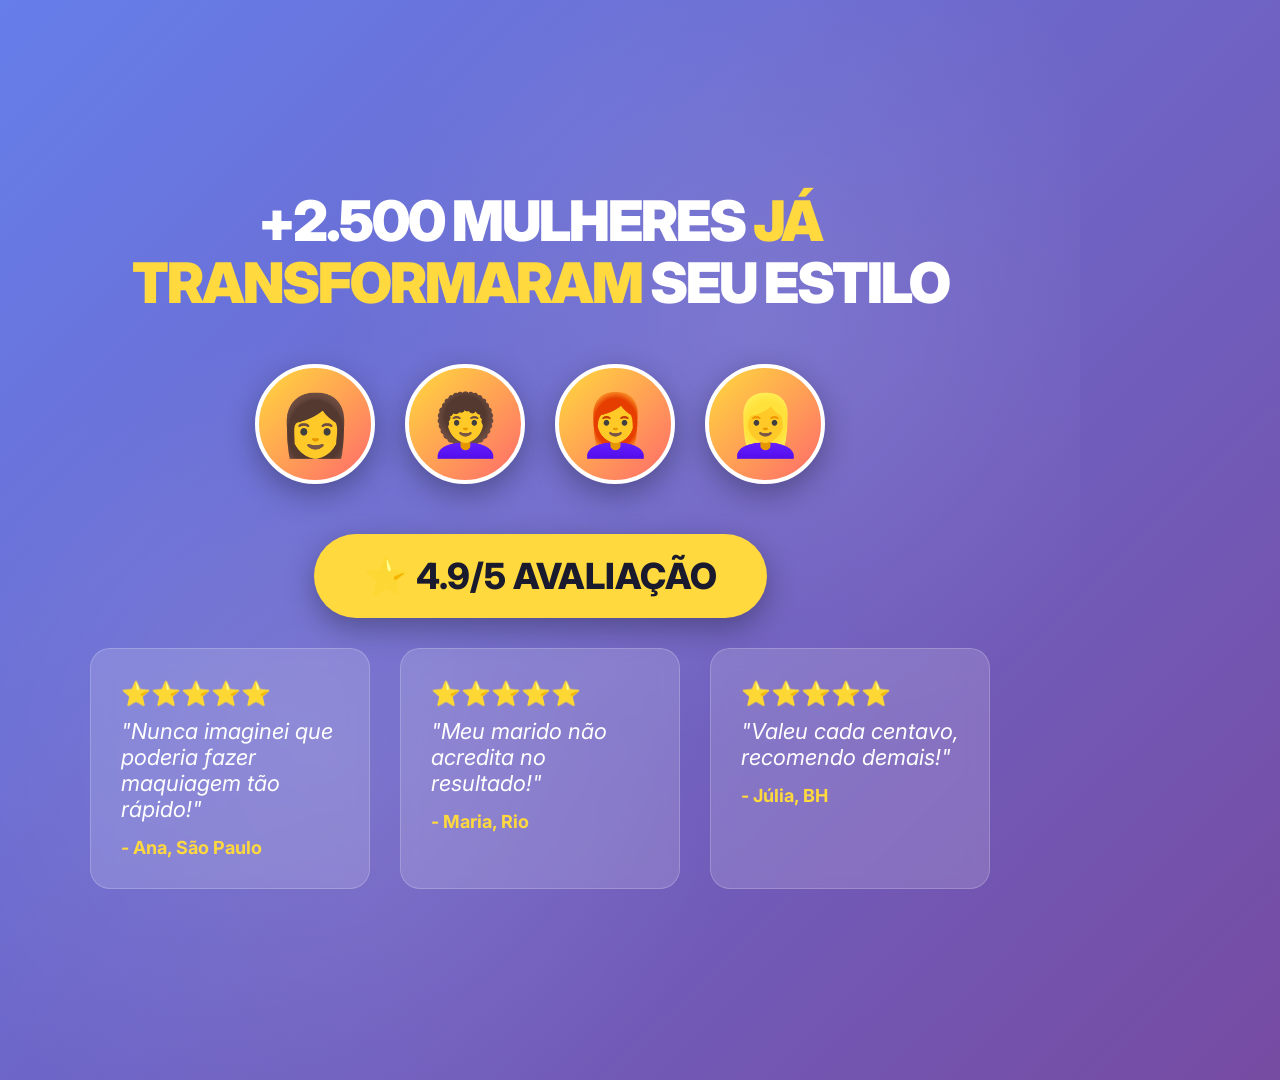
<file: ads/ad2-prova-social.html>
<!DOCTYPE html>
<html lang="pt-BR">
<head>
    <meta charset="UTF-8">
    <meta name="viewport" content="width=device-width, initial-scale=1.0">
    <title>Ad Image 2 - Prova Social</title>
    <link href="https://fonts.googleapis.com/css2?family=Inter:wght@400;600;700;800;900&display=swap" rel="stylesheet">
    <style>
        * {
            margin: 0;
            padding: 0;
            box-sizing: border-box;
        }
        
        body {
            width: 1080px;
            height: 1080px;
            font-family: 'Inter', sans-serif;
            background: linear-gradient(135deg, #667eea 0%, #764ba2 100%);
            overflow: hidden;
            position: relative;
        }
        
        .container {
            width: 100%;
            height: 100%;
            display: flex;
            flex-direction: column;
            justify-content: center;
            align-items: center;
            padding: 60px;
            position: relative;
        }
        
        .bg-circles {
            position: absolute;
            top: 0;
            left: 0;
            width: 100%;
            height: 100%;
            background-image: 
                radial-gradient(circle at 30% 70%, rgba(255, 255, 255, 0.1) 0%, transparent 40%),
                radial-gradient(circle at 70% 30%, rgba(255, 255, 255, 0.1) 0%, transparent 40%);
        }
        
        .headline {
            font-size: 56px;
            font-weight: 900;
            color: #ffffff;
            text-align: center;
            line-height: 1.1;
            margin-bottom: 50px;
            text-transform: uppercase;
            letter-spacing: -2px;
        }
        
        .highlight {
            color: #ffd93d;
        }
        
        .avatars-grid {
            display: grid;
            grid-template-columns: repeat(4, 1fr);
            gap: 30px;
            margin-bottom: 50px;
        }
        
        .avatar {
            width: 120px;
            height: 120px;
            border-radius: 50%;
            background: linear-gradient(135deg, #ffd93d 0%, #ff6b6b 100%);
            display: flex;
            align-items: center;
            justify-content: center;
            font-size: 60px;
            border: 4px solid white;
            box-shadow: 0 10px 30px rgba(0, 0, 0, 0.3);
        }
        
        .count-badge {
            background: #ffd93d;
            color: #1a1a2e;
            padding: 20px 50px;
            border-radius: 60px;
            font-size: 36px;
            font-weight: 800;
            text-transform: uppercase;
            margin-bottom: 30px;
            box-shadow: 0 10px 30px rgba(0, 0, 0, 0.3);
        }
        
        .testimonials {
            display: flex;
            gap: 30px;
            max-width: 900px;
        }
        
        .testimonial {
            background: rgba(255, 255, 255, 0.15);
            backdrop-filter: blur(10px);
            border-radius: 20px;
            padding: 30px;
            flex: 1;
            border: 1px solid rgba(255, 255, 255, 0.2);
        }
        
        .testimonial-text {
            color: #ffffff;
            font-size: 22px;
            font-style: italic;
            margin-bottom: 15px;
        }
        
        .testimonial-author {
            color: #ffd93d;
            font-weight: 700;
            font-size: 18px;
        }
        
        .stars {
            color: #ffd93d;
            font-size: 24px;
            margin-bottom: 10px;
        }
    </style>
</head>
<body>
    <div class="bg-circles"></div>
    <div class="container">
        <h1 class="headline">
            +2.500 MULHERES <span class="highlight">JÁ TRANSFORMARAM</span> SEU ESTILO
        </h1>
        <div class="avatars-grid">
            <div class="avatar">👩</div>
            <div class="avatar">👩‍🦱</div>
            <div class="avatar">👩‍🦰</div>
            <div class="avatar">👱‍♀️</div>
        </div>
        <div class="count-badge">⭐ 4.9/5 AVALIAÇÃO</div>
        <div class="testimonials">
            <div class="testimonial">
                <div class="stars">⭐⭐⭐⭐⭐</div>
                <p class="testimonial-text">"Nunca imaginei que poderia fazer maquiagem tão rápido!"</p>
                <p class="testimonial-author">- Ana, São Paulo</p>
            </div>
            <div class="testimonial">
                <div class="stars">⭐⭐⭐⭐⭐</div>
                <p class="testimonial-text">"Meu marido não acredita no resultado!"</p>
                <p class="testimonial-author">- Maria, Rio</p>
            </div>
            <div class="testimonial">
                <div class="stars">⭐⭐⭐⭐⭐</div>
                <p class="testimonial-text">"Valeu cada centavo, recomendo demais!"</p>
                <p class="testimonial-author">- Júlia, BH</p>
            </div>
        </div>
    </div>
</body>
</html>
</file>
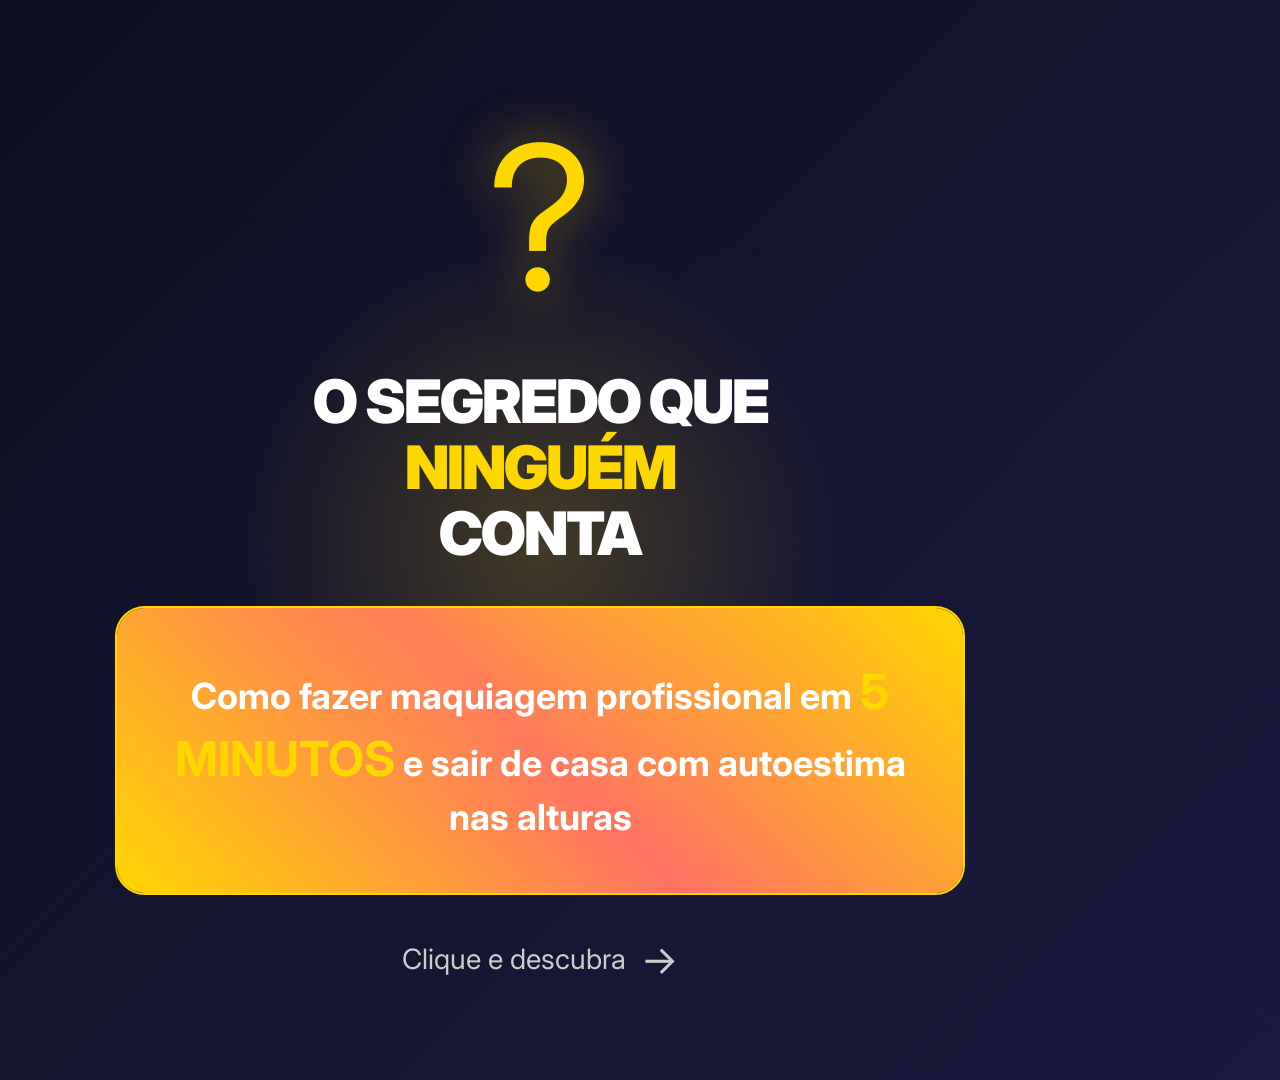
<file: ads/ad3-curiosidade.html>
<!DOCTYPE html>
<html lang="pt-BR">
<head>
    <meta charset="UTF-8">
    <meta name="viewport" content="width=device-width, initial-scale=1.0">
    <title>Ad Image 3 - Curiosidade</title>
    <link href="https://fonts.googleapis.com/css2?family=Inter:wght@400;600;700;800;900&display=swap" rel="stylesheet">
    <style>
        * {
            margin: 0;
            padding: 0;
            box-sizing: border-box;
        }
        
        body {
            width: 1080px;
            height: 1080px;
            font-family: 'Inter', sans-serif;
            background: linear-gradient(135deg, #0f0f23 0%, #1a1a3e 100%);
            overflow: hidden;
            position: relative;
        }
        
        .container {
            width: 100%;
            height: 100%;
            display: flex;
            flex-direction: column;
            justify-content: center;
            align-items: center;
            padding: 60px;
            position: relative;
        }
        
        .bg-glow {
            position: absolute;
            top: 50%;
            left: 50%;
            transform: translate(-50%, -50%);
            width: 600px;
            height: 600px;
            background: radial-gradient(circle, rgba(255, 215, 0, 0.2) 0%, transparent 70%);
            border-radius: 50%;
        }
        
        .question-mark {
            font-size: 200px;
            color: #ffd700;
            text-shadow: 0 0 50px rgba(255, 215, 0, 0.5);
            margin-bottom: 30px;
            animation: float 3s ease-in-out infinite;
        }
        
        @keyframes float {
            0%, 100% { transform: translateY(0); }
            50% { transform: translateY(-20px); }
        }
        
        .headline {
            font-size: 60px;
            font-weight: 900;
            color: #ffffff;
            text-align: center;
            line-height: 1.1;
            margin-bottom: 40px;
            text-transform: uppercase;
            letter-spacing: -2px;
        }
        
        .highlight {
            color: #ffd700;
            display: block;
        }
        
        .secret-box {
            background: linear-gradient(135deg, rgba(255, 215, 0, 0.1) 0%, rgba(255, 215, 0, 0.05) 100%);
            border: 2px solid #ffd700;
            border-radius: 30px;
            padding: 50px;
            max-width: 850px;
            text-align: center;
            position: relative;
            overflow: hidden;
        }
        
        .secret-box::before {
            content: '';
            position: absolute;
            top: -2px;
            left: -2px;
            right: -2px;
            bottom: -2px;
            background: linear-gradient(45deg, #ffd700, #ff6b6b, #ffd700);
            z-index: -1;
            border-radius: 30px;
            animation: borderGlow 3s linear infinite;
        }
        
        @keyframes borderGlow {
            0% { opacity: 0.5; }
            50% { opacity: 1; }
            100% { opacity: 0.5; }
        }
        
        .secret-text {
            font-size: 36px;
            color: #ffffff;
            font-weight: 700;
            line-height: 1.4;
        }
        
        .secret-highlight {
            color: #ffd700;
            font-size: 48px;
        }
        
        .cta-hint {
            margin-top: 40px;
            font-size: 28px;
            color: #cccccc;
            display: flex;
            align-items: center;
            justify-content: center;
            gap: 15px;
        }
        
        .arrow {
            font-size: 40px;
            animation: bounce 1.5s ease-in-out infinite;
        }
        
        @keyframes bounce {
            0%, 100% { transform: translateX(0); }
            50% { transform: translateX(10px); }
        }
    </style>
</head>
<body>
    <div class="bg-glow"></div>
    <div class="container">
        <div class="question-mark">?</div>
        <h1 class="headline">
            O SEGREDO QUE <span class="highlight">NINGUÉM</span> CONTA
        </h1>
        <div class="secret-box">
            <p class="secret-text">
                Como fazer maquiagem profissional em <span class="secret-highlight">5 MINUTOS</span> e sair de casa com autoestima nas alturas
            </p>
        </div>
        <div class="cta-hint">
            <span>Clique e descubra</span>
            <span class="arrow">→</span>
        </div>
    </div>
</body>
</html>
</file>
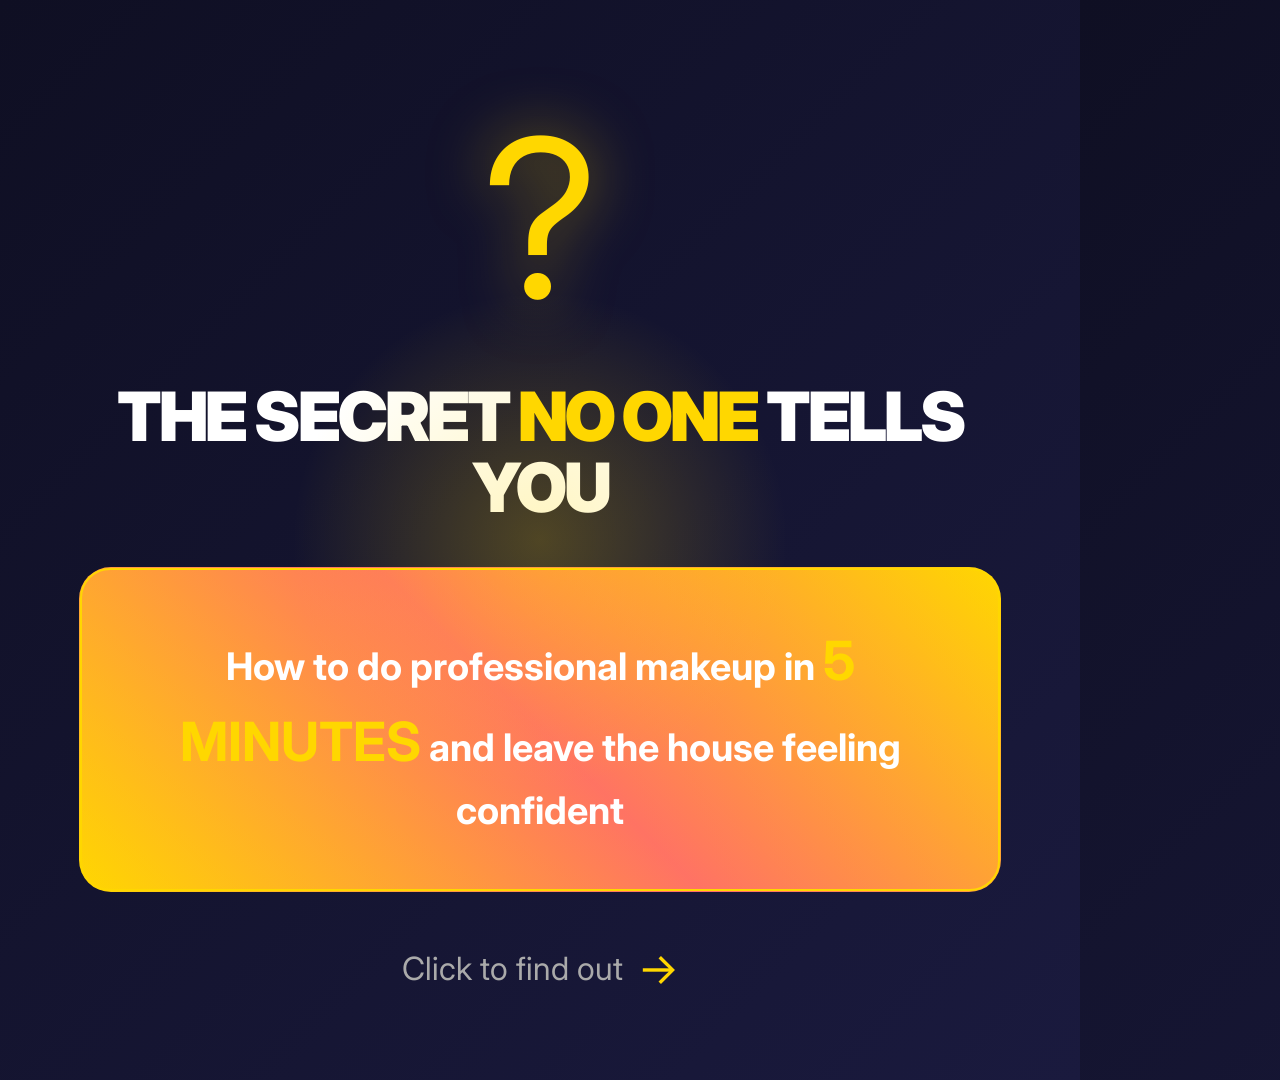
<file: ads/curiosity.html>
<!DOCTYPE html>
<html lang="en">
<head>
    <meta charset="UTF-8">
    <meta name="viewport" content="width=1080, initial-scale=1.0">
    <title>Ad 3 - Curiosity</title>
    <link href="https://fonts.googleapis.com/css2?family=Inter:wght@400;600;700;800;900&display=swap" rel="stylesheet">
    <style>
        * { margin: 0; padding: 0; box-sizing: border-box; }
        html, body { width: 1080px; height: 1080px; overflow: hidden; }
        body {
            font-family: 'Inter', sans-serif;
            background: linear-gradient(135deg, #0f0f23 0%, #1a1a3e 100%);
            display: flex;
            flex-direction: column;
            justify-content: center;
            align-items: center;
            padding: 80px;
            position: relative;
        }
        .glow {
            position: absolute;
            top: 50%;
            left: 50%;
            transform: translate(-50%, -50%);
            width: 500px;
            height: 500px;
            background: radial-gradient(circle, rgba(255,215,0,0.25) 0%, transparent 70%);
            border-radius: 50%;
        }
        .question {
            font-size: 220px;
            color: #ffd700;
            text-shadow: 0 0 60px rgba(255,215,0,0.5);
            margin-bottom: 30px;
            animation: float 3s ease-in-out infinite;
        }
        @keyframes float {
            0%, 100% { transform: translateY(0); }
            50% { transform: translateY(-15px); }
        }
        .headline {
            font-size: 68px;
            font-weight: 900;
            color: white;
            text-align: center;
            line-height: 1.05;
            margin-bottom: 45px;
            text-transform: uppercase;
            letter-spacing: -3px;
        }
        .gold { color: #ffd700; }
        .secret {
            background: linear-gradient(135deg, rgba(255,215,0,0.12) 0%, rgba(255,215,0,0.05) 100%);
            border: 2px solid #ffd700;
            border-radius: 30px;
            padding: 50px;
            text-align: center;
            width: 100%;
            position: relative;
        }
        .secret::before {
            content: '';
            position: absolute;
            inset: -3px;
            background: linear-gradient(45deg, #ffd700, #ff6b6b, #ffd700);
            z-index: -1;
            border-radius: 32px;
            animation: glow 3s linear infinite;
        }
        @keyframes glow {
            0%, 100% { opacity: 0.5; }
            50% { opacity: 1; }
        }
        .secret-text {
            font-size: 38px;
            color: white;
            font-weight: 700;
            line-height: 1.5;
        }
        .big { color: #ffd700; font-size: 54px; }
        .cta {
            margin-top: 50px;
            font-size: 32px;
            color: #aaa;
            display: flex;
            align-items: center;
            gap: 15px;
        }
        .arrow {
            font-size: 44px;
            color: #ffd700;
            animation: bounce 1.5s ease-in-out infinite;
        }
        @keyframes bounce {
            0%, 100% { transform: translateX(0); }
            50% { transform: translateX(12px); }
        }
    </style>
</head>
<body>
    <div class="glow"></div>
    <div class="question">?</div>
    <h1 class="headline">THE SECRET <span class="gold">NO ONE</span> TELLS YOU</h1>
    <div class="secret">
        <p class="secret-text">
            How to do professional makeup in <span class="big">5 MINUTES</span> and leave the house feeling confident
        </p>
    </div>
    <div class="cta">
        <span>Click to find out</span>
        <span class="arrow">→</span>
    </div>
</body>
</html>
</file>
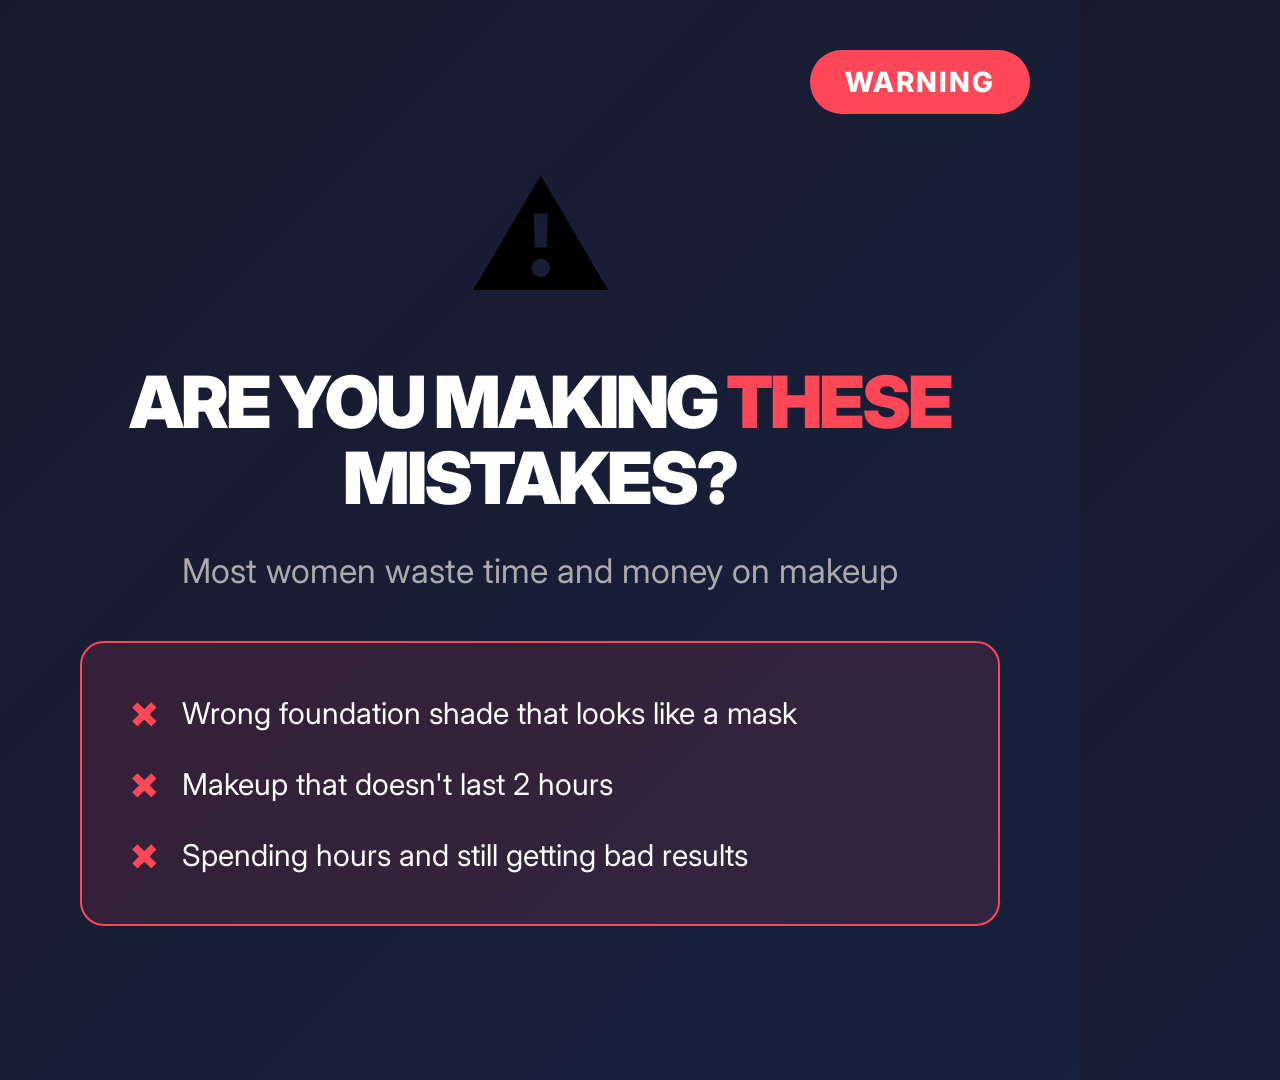
<file: ads/enEMY.html>
<!DOCTYPE html>
<html lang="en">
<head>
    <meta charset="UTF-8">
    <meta name="viewport" content="width=1080, initial-scale=1.0">
    <title>Ad 1 - Enemy</title>
    <link href="https://fonts.googleapis.com/css2?family=Inter:wght@400;600;700;800;900&display=swap" rel="stylesheet">
    <style>
        * { margin: 0; padding: 0; box-sizing: border-box; }
        html, body { width: 1080px; height: 1080px; overflow: hidden; }
        body {
            font-family: 'Inter', sans-serif;
            background: linear-gradient(135deg, #1a1a2e 0%, #16213e 100%);
            display: flex;
            flex-direction: column;
            justify-content: center;
            align-items: center;
            padding: 80px;
            position: relative;
        }
        .badge {
            position: absolute;
            top: 50px;
            right: 50px;
            background: #ff4757;
            color: white;
            padding: 15px 35px;
            border-radius: 50px;
            font-weight: 800;
            font-size: 28px;
            text-transform: uppercase;
            letter-spacing: 2px;
        }
        .icon { font-size: 140px; margin-bottom: 40px; }
        .headline {
            font-size: 72px;
            font-weight: 900;
            color: white;
            text-align: center;
            line-height: 1.05;
            margin-bottom: 35px;
            text-transform: uppercase;
            letter-spacing: -3px;
        }
        .red { color: #ff4757; }
        .sub {
            font-size: 34px;
            color: #aaa;
            text-align: center;
            margin-bottom: 50px;
        }
        .problems {
            background: rgba(255, 71, 87, 0.12);
            border: 2px solid #ff4757;
            border-radius: 24px;
            padding: 45px;
            width: 100%;
        }
        .problem {
            display: flex;
            align-items: center;
            gap: 20px;
            color: white;
            font-size: 30px;
            margin-bottom: 22px;
        }
        .problem:last-child { margin-bottom: 0; }
        .x { color: #ff4757; font-size: 40px; font-weight: 900; }
    </style>
</head>
<body>
    <div class="badge">WARNING</div>
    <div class="icon">⚠️</div>
    <h1 class="headline">ARE YOU MAKING <span class="red">THESE</span> MISTAKES?</h1>
    <p class="sub">Most women waste time and money on makeup</p>
    <div class="problems">
        <div class="problem"><span class="x">✗</span> Wrong foundation shade that looks like a mask</div>
        <div class="problem"><span class="x">✗</span> Makeup that doesn't last 2 hours</div>
        <div class="problem"><span class="x">✗</span> Spending hours and still getting bad results</div>
    </div>
</body>
</html>
</file>
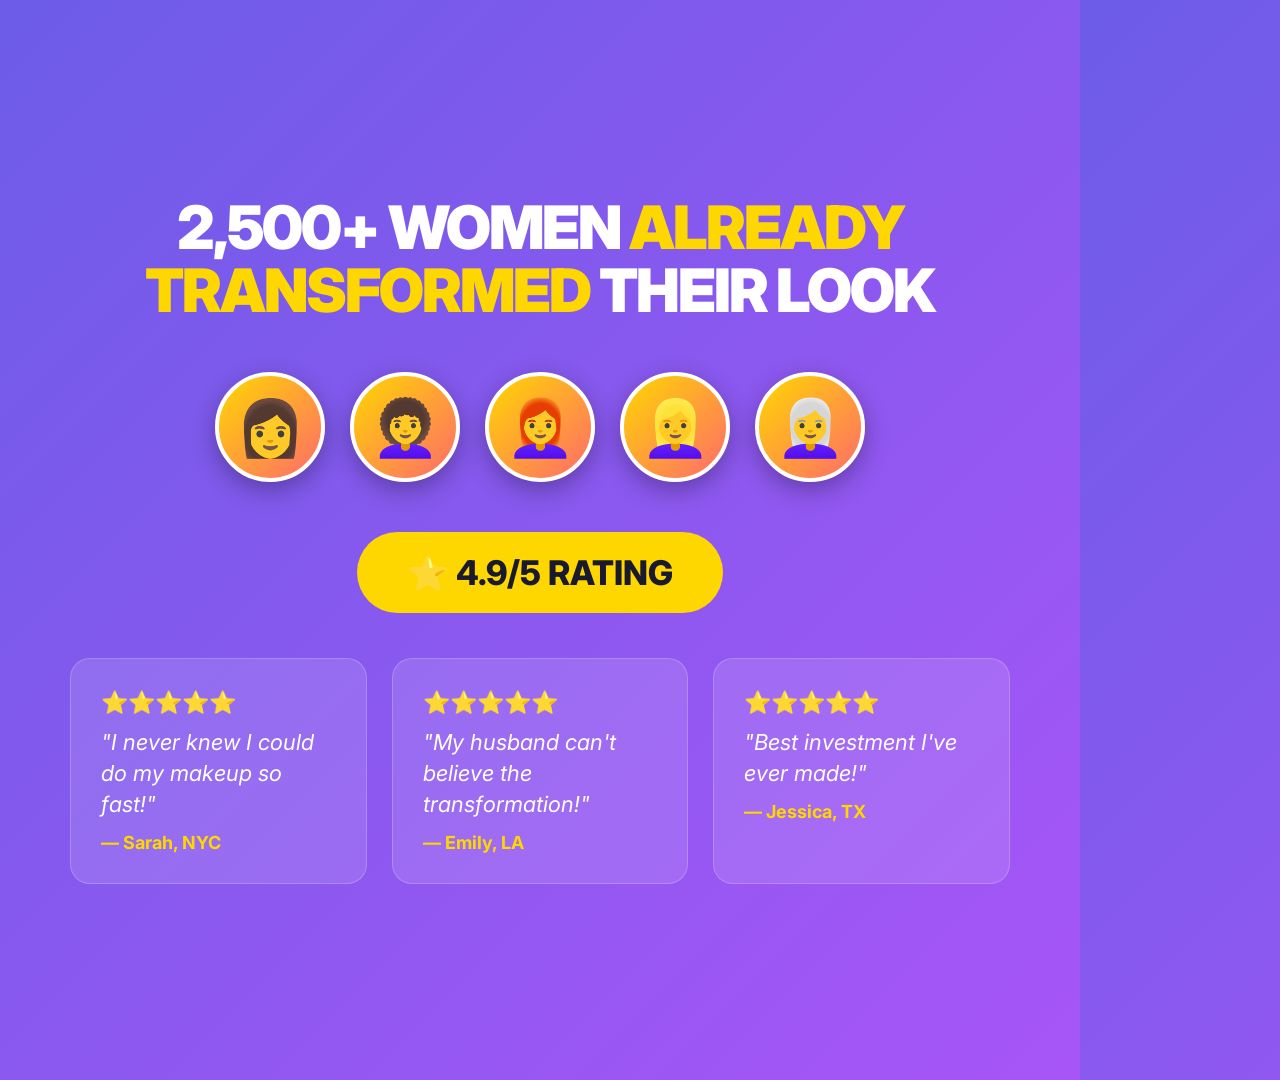
<file: ads/social-proof.html>
<!DOCTYPE html>
<html lang="en">
<head>
    <meta charset="UTF-8">
    <meta name="viewport" content="width=1080, initial-scale=1.0">
    <title>Ad 2 - Social Proof</title>
    <link href="https://fonts.googleapis.com/css2?family=Inter:wght@400;600;700;800;900&display=swap" rel="stylesheet">
    <style>
        * { margin: 0; padding: 0; box-sizing: border-box; }
        html, body { width: 1080px; height: 1080px; overflow: hidden; }
        body {
            font-family: 'Inter', sans-serif;
            background: linear-gradient(135deg, #6c5ce7 0%, #a855f7 100%);
            display: flex;
            flex-direction: column;
            justify-content: center;
            align-items: center;
            padding: 70px;
            position: relative;
        }
        .headline {
            font-size: 60px;
            font-weight: 900;
            color: white;
            text-align: center;
            line-height: 1.05;
            margin-bottom: 50px;
            text-transform: uppercase;
            letter-spacing: -2px;
        }
        .gold { color: #ffd700; }
        .avatars {
            display: flex;
            gap: 25px;
            margin-bottom: 50px;
        }
        .avatar {
            width: 110px;
            height: 110px;
            border-radius: 50%;
            background: linear-gradient(135deg, #ffd700, #ff6b6b);
            display: flex;
            align-items: center;
            justify-content: center;
            font-size: 55px;
            border: 4px solid white;
            box-shadow: 0 8px 25px rgba(0,0,0,0.3);
        }
        .rating {
            background: #ffd700;
            color: #1a1a2e;
            padding: 20px 50px;
            border-radius: 50px;
            font-size: 34px;
            font-weight: 800;
            text-transform: uppercase;
            margin-bottom: 45px;
        }
        .reviews {
            display: flex;
            gap: 25px;
            width: 100%;
        }
        .review {
            background: rgba(255,255,255,0.12);
            border-radius: 20px;
            padding: 30px;
            flex: 1;
            border: 1px solid rgba(255,255,255,0.2);
        }
        .stars { color: #ffd700; font-size: 22px; margin-bottom: 12px; }
        .text { color: white; font-size: 22px; font-style: italic; margin-bottom: 12px; line-height: 1.4; }
        .author { color: #ffd700; font-weight: 700; font-size: 18px; }
    </style>
</head>
<body>
    <h1 class="headline">2,500+ WOMEN <span class="gold">ALREADY TRANSFORMED</span> THEIR LOOK</h1>
    <div class="avatars">
        <div class="avatar">👩</div>
        <div class="avatar">👩‍🦱</div>
        <div class="avatar">👩‍🦰</div>
        <div class="avatar">👱‍♀️</div>
        <div class="avatar">👩‍🦳</div>
    </div>
    <div class="rating">⭐ 4.9/5 RATING</div>
    <div class="reviews">
        <div class="review">
            <div class="stars">⭐⭐⭐⭐⭐</div>
            <p class="text">"I never knew I could do my makeup so fast!"</p>
            <p class="author">— Sarah, NYC</p>
        </div>
        <div class="review">
            <div class="stars">⭐⭐⭐⭐⭐</div>
            <p class="text">"My husband can't believe the transformation!"</p>
            <p class="author">— Emily, LA</p>
        </div>
        <div class="review">
            <div class="stars">⭐⭐⭐⭐⭐</div>
            <p class="text">"Best investment I've ever made!"</p>
            <p class="author">— Jessica, TX</p>
        </div>
    </div>
</body>
</html>
</file>
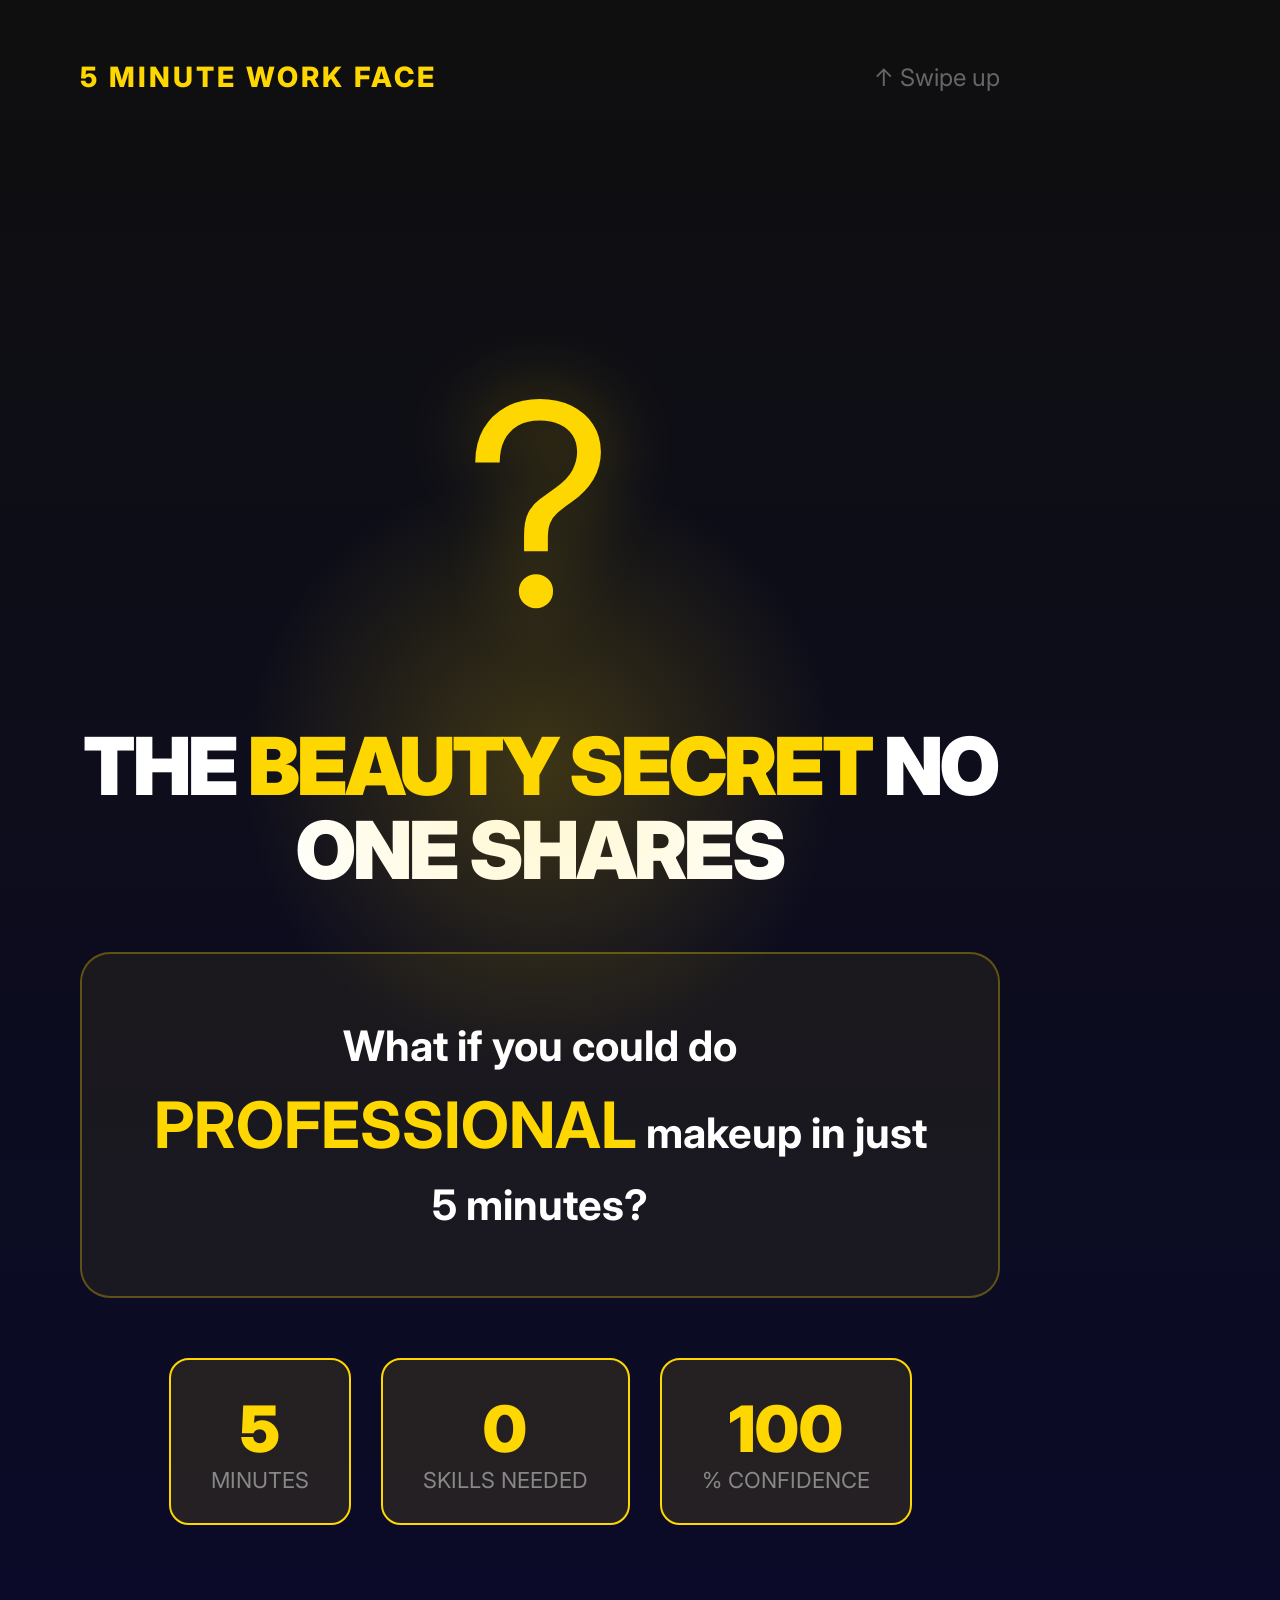
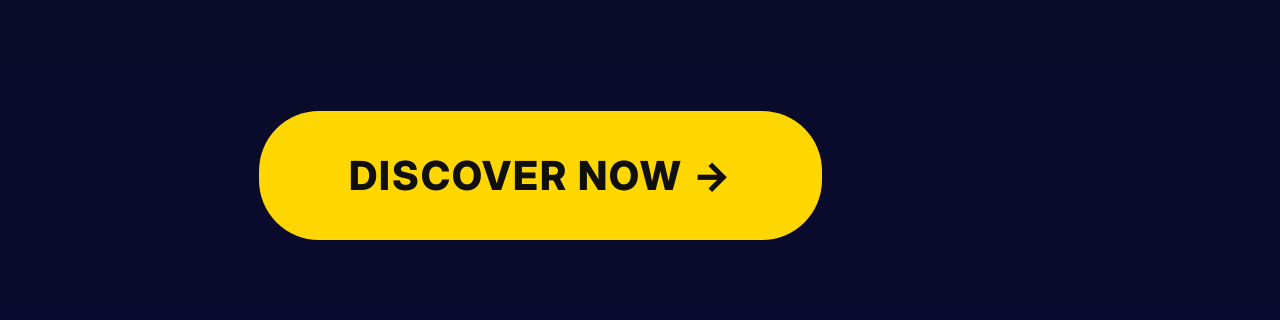
<file: ads/story-curiosity.html>
<!DOCTYPE html>
<html lang="en">
<head>
    <meta charset="UTF-8">
    <meta name="viewport" content="width=1080, initial-scale=1.0">
    <title>Story 3 - Curiosity</title>
    <link href="https://fonts.googleapis.com/css2?family=Inter:wght@400;600;700;800;900&display=swap" rel="stylesheet">
    <style>
        * { margin: 0; padding: 0; box-sizing: border-box; }
        html, body { width: 1080px; height: 1920px; overflow: hidden; }
        body {
            font-family: 'Inter', sans-serif;
            background: linear-gradient(180deg, #0f0f0f 0%, #0a0a2e 100%);
            display: flex;
            flex-direction: column;
            justify-content: center;
            align-items: center;
            padding: 100px 80px;
            position: relative;
        }
        .glow {
            position: absolute;
            top: 40%;
            left: 50%;
            transform: translate(-50%, -50%);
            width: 600px;
            height: 600px;
            background: radial-gradient(circle, rgba(255,215,0,0.2) 0%, transparent 70%);
            border-radius: 50%;
        }
        .top-bar {
            position: absolute;
            top: 60px;
            left: 80px;
            right: 80px;
            display: flex;
            justify-content: space-between;
            align-items: center;
        }
        .brand {
            font-size: 28px;
            font-weight: 800;
            color: #ffd700;
            text-transform: uppercase;
            letter-spacing: 3px;
        }
        .swipe {
            font-size: 24px;
            color: #666;
        }
        .question {
            font-size: 280px;
            color: #ffd700;
            text-shadow: 0 0 80px rgba(255,215,0,0.4);
            margin-bottom: 50px;
            animation: float 3s ease-in-out infinite;
        }
        @keyframes float {
            0%, 100% { transform: translateY(0); }
            50% { transform: translateY(-20px); }
        }
        .headline {
            font-size: 80px;
            font-weight: 900;
            color: white;
            text-align: center;
            line-height: 1.05;
            margin-bottom: 60px;
            text-transform: uppercase;
            letter-spacing: -3px;
        }
        .gold { color: #ffd700; }
        .secret {
            background: rgba(255,215,0,0.06);
            border: 2px solid rgba(255,215,0,0.3);
            border-radius: 30px;
            padding: 60px;
            text-align: center;
            width: 100%;
            margin-bottom: 60px;
        }
        .secret-text {
            font-size: 42px;
            color: white;
            font-weight: 700;
            line-height: 1.5;
        }
        .big { color: #ffd700; font-size: 64px; }
        .timer {
            display: flex;
            gap: 30px;
            margin-bottom: 60px;
        }
        .time-box {
            background: rgba(255,215,0,0.1);
            border: 2px solid #ffd700;
            border-radius: 20px;
            padding: 30px 40px;
            text-align: center;
        }
        .time-num {
            font-size: 64px;
            font-weight: 900;
            color: #ffd700;
        }
        .time-label {
            font-size: 22px;
            color: #888;
            text-transform: uppercase;
        }
        .bottom {
            position: absolute;
            bottom: 80px;
            left: 80px;
            right: 80px;
            display: flex;
            justify-content: center;
        }
        .cta {
            background: #ffd700;
            color: #0f0f0f;
            padding: 40px 90px;
            border-radius: 60px;
            font-size: 40px;
            font-weight: 800;
            text-transform: uppercase;
            letter-spacing: 2px;
            animation: pulse 2s ease-in-out infinite;
        }
        @keyframes pulse {
            0%, 100% { transform: scale(1); }
            50% { transform: scale(1.05); }
        }
    </style>
</head>
<body>
    <div class="glow"></div>
    <div class="top-bar">
        <div class="brand">5 Minute Work Face</div>
        <div class="swipe">↑ Swipe up</div>
    </div>
    <div class="question">?</div>
    <h1 class="headline">THE <span class="gold">BEAUTY SECRET</span> NO ONE SHARES</h1>
    <div class="secret">
        <p class="secret-text">
            What if you could do <span class="big">PROFESSIONAL</span> makeup in just 5 minutes?
        </p>
    </div>
    <div class="timer">
        <div class="time-box">
            <div class="time-num">5</div>
            <div class="time-label">Minutes</div>
        </div>
        <div class="time-box">
            <div class="time-num">0</div>
            <div class="time-label">Skills needed</div>
        </div>
        <div class="time-box">
            <div class="time-num">100</div>
            <div class="time-label">% Confidence</div>
        </div>
    </div>
    <div class="bottom">
        <div class="cta">Discover Now →</div>
    </div>
</body>
</html>
</file>
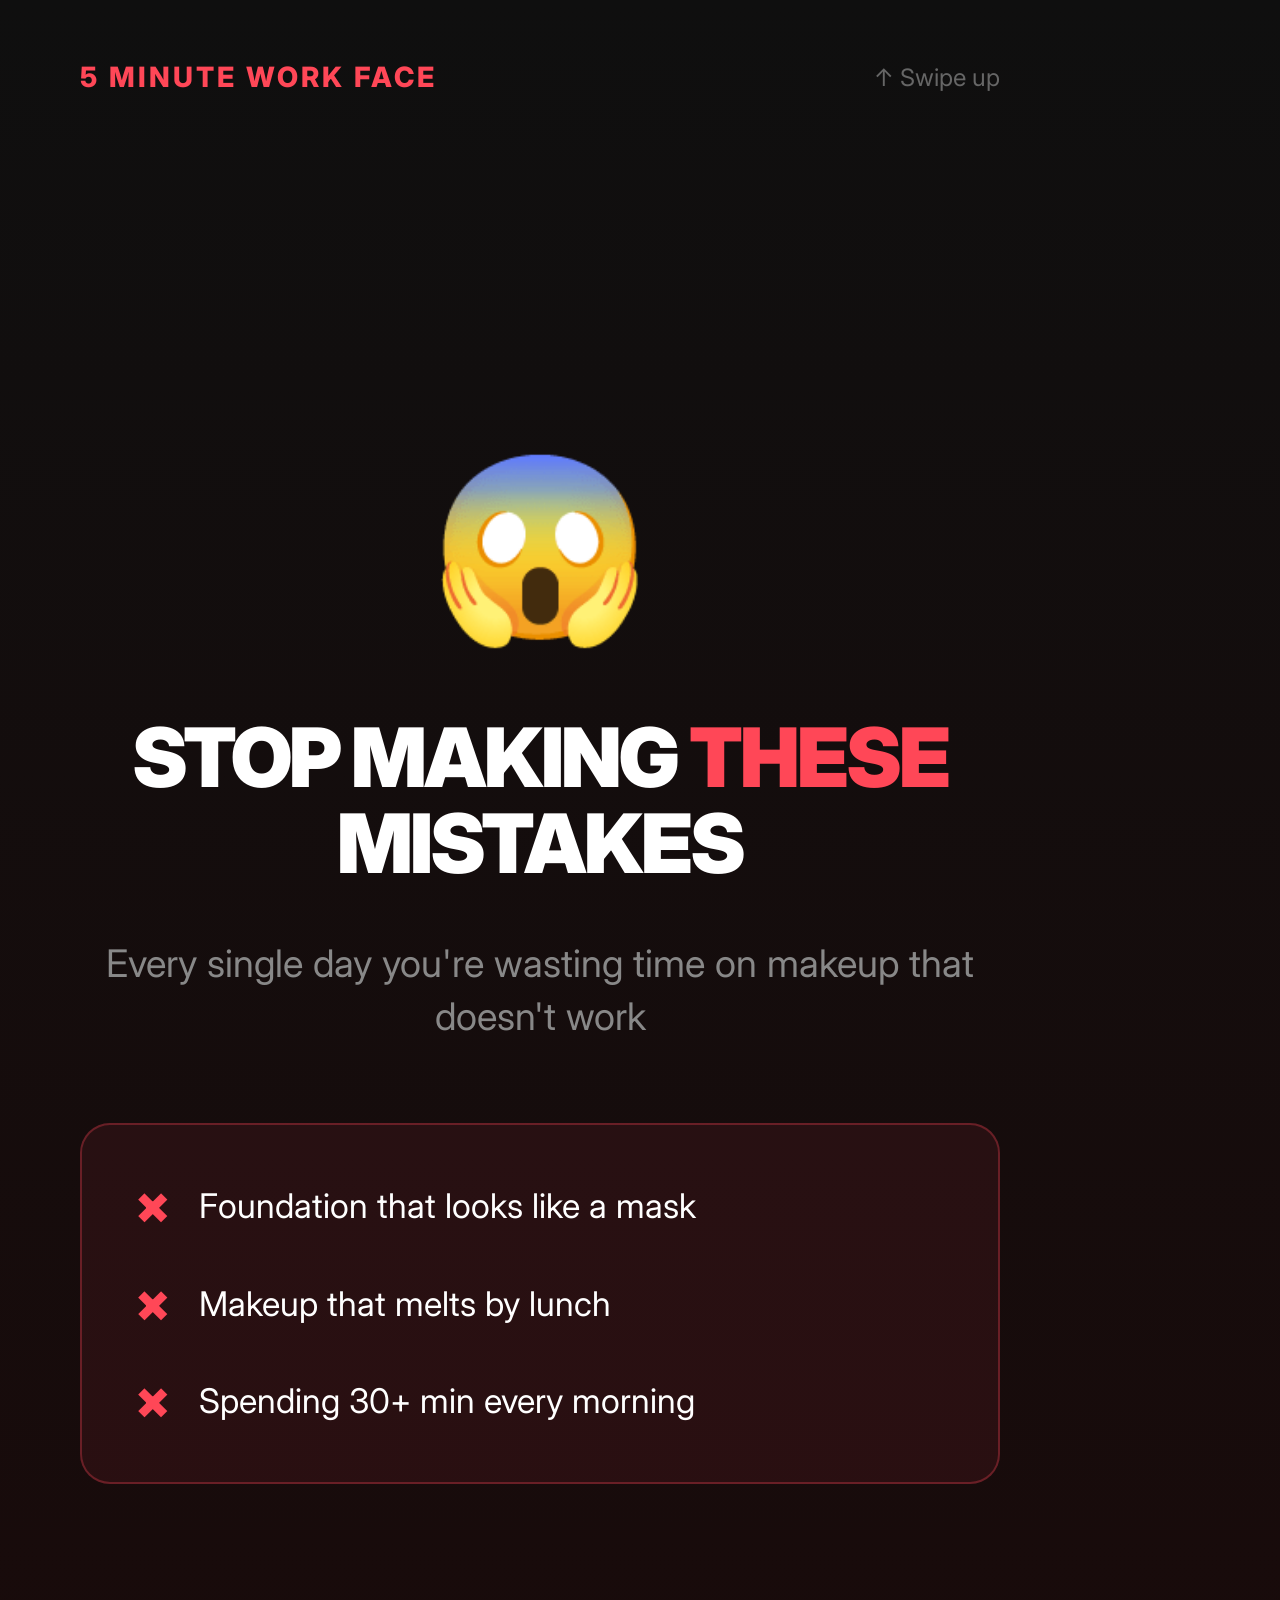
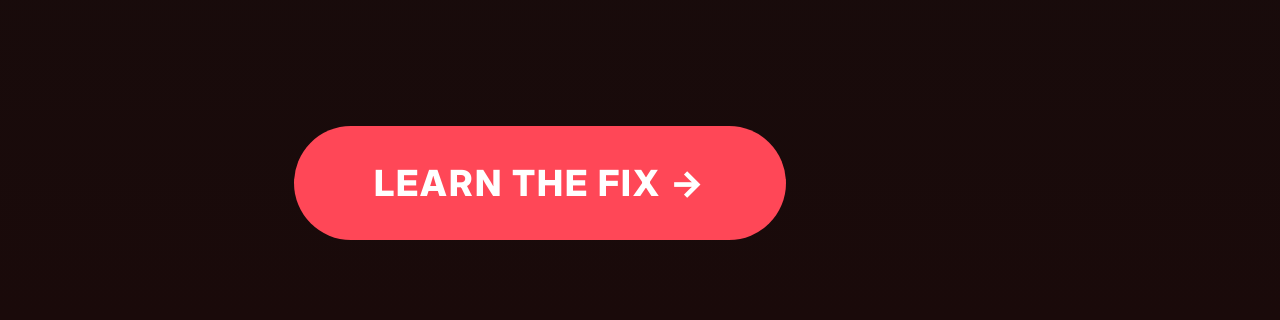
<file: ads/story-enemy.html>
<!DOCTYPE html>
<html lang="en">
<head>
    <meta charset="UTF-8">
    <meta name="viewport" content="width=1080, initial-scale=1.0">
    <title>Story 1 - Enemy</title>
    <link href="https://fonts.googleapis.com/css2?family=Inter:wght@400;600;700;800;900&display=swap" rel="stylesheet">
    <style>
        * { margin: 0; padding: 0; box-sizing: border-box; }
        html, body { width: 1080px; height: 1920px; overflow: hidden; }
        body {
            font-family: 'Inter', sans-serif;
            background: linear-gradient(180deg, #0f0f0f 0%, #1a0a0a 100%);
            display: flex;
            flex-direction: column;
            justify-content: center;
            align-items: center;
            padding: 100px 80px;
            position: relative;
        }
        .top-bar {
            position: absolute;
            top: 60px;
            left: 80px;
            right: 80px;
            display: flex;
            justify-content: space-between;
            align-items: center;
        }
        .brand {
            font-size: 28px;
            font-weight: 800;
            color: #ff4757;
            text-transform: uppercase;
            letter-spacing: 3px;
        }
        .swipe {
            font-size: 24px;
            color: #666;
        }
        .main-icon {
            font-size: 180px;
            margin-bottom: 60px;
        }
        .headline {
            font-size: 82px;
            font-weight: 900;
            color: white;
            text-align: center;
            line-height: 1.05;
            margin-bottom: 50px;
            text-transform: uppercase;
            letter-spacing: -3px;
        }
        .red { color: #ff4757; }
        .sub {
            font-size: 38px;
            color: #888;
            text-align: center;
            margin-bottom: 80px;
            line-height: 1.4;
        }
        .problems {
            width: 100%;
            background: rgba(255, 71, 87, 0.08);
            border: 2px solid rgba(255, 71, 87, 0.3);
            border-radius: 30px;
            padding: 50px;
        }
        .problem {
            display: flex;
            align-items: center;
            gap: 25px;
            color: white;
            font-size: 34px;
            margin-bottom: 35px;
            line-height: 1.3;
        }
        .problem:last-child { margin-bottom: 0; }
        .x { color: #ff4757; font-size: 48px; font-weight: 900; flex-shrink: 0; }
        .bottom {
            position: absolute;
            bottom: 80px;
            left: 80px;
            right: 80px;
            display: flex;
            justify-content: center;
        }
        .cta {
            background: #ff4757;
            color: white;
            padding: 35px 80px;
            border-radius: 60px;
            font-size: 36px;
            font-weight: 800;
            text-transform: uppercase;
            letter-spacing: 2px;
        }
    </style>
</head>
<body>
    <div class="top-bar">
        <div class="brand">5 Minute Work Face</div>
        <div class="swipe">↑ Swipe up</div>
    </div>
    <div class="main-icon">😱</div>
    <h1 class="headline">STOP MAKING <span class="red">THESE</span> MISTAKES</h1>
    <p class="sub">Every single day you're wasting time on makeup that doesn't work</p>
    <div class="problems">
        <div class="problem"><span class="x">✗</span> Foundation that looks like a mask</div>
        <div class="problem"><span class="x">✗</span> Makeup that melts by lunch</div>
        <div class="problem"><span class="x">✗</span> Spending 30+ min every morning</div>
    </div>
    <div class="bottom">
        <div class="cta">Learn the Fix →</div>
    </div>
</body>
</html>
</file>
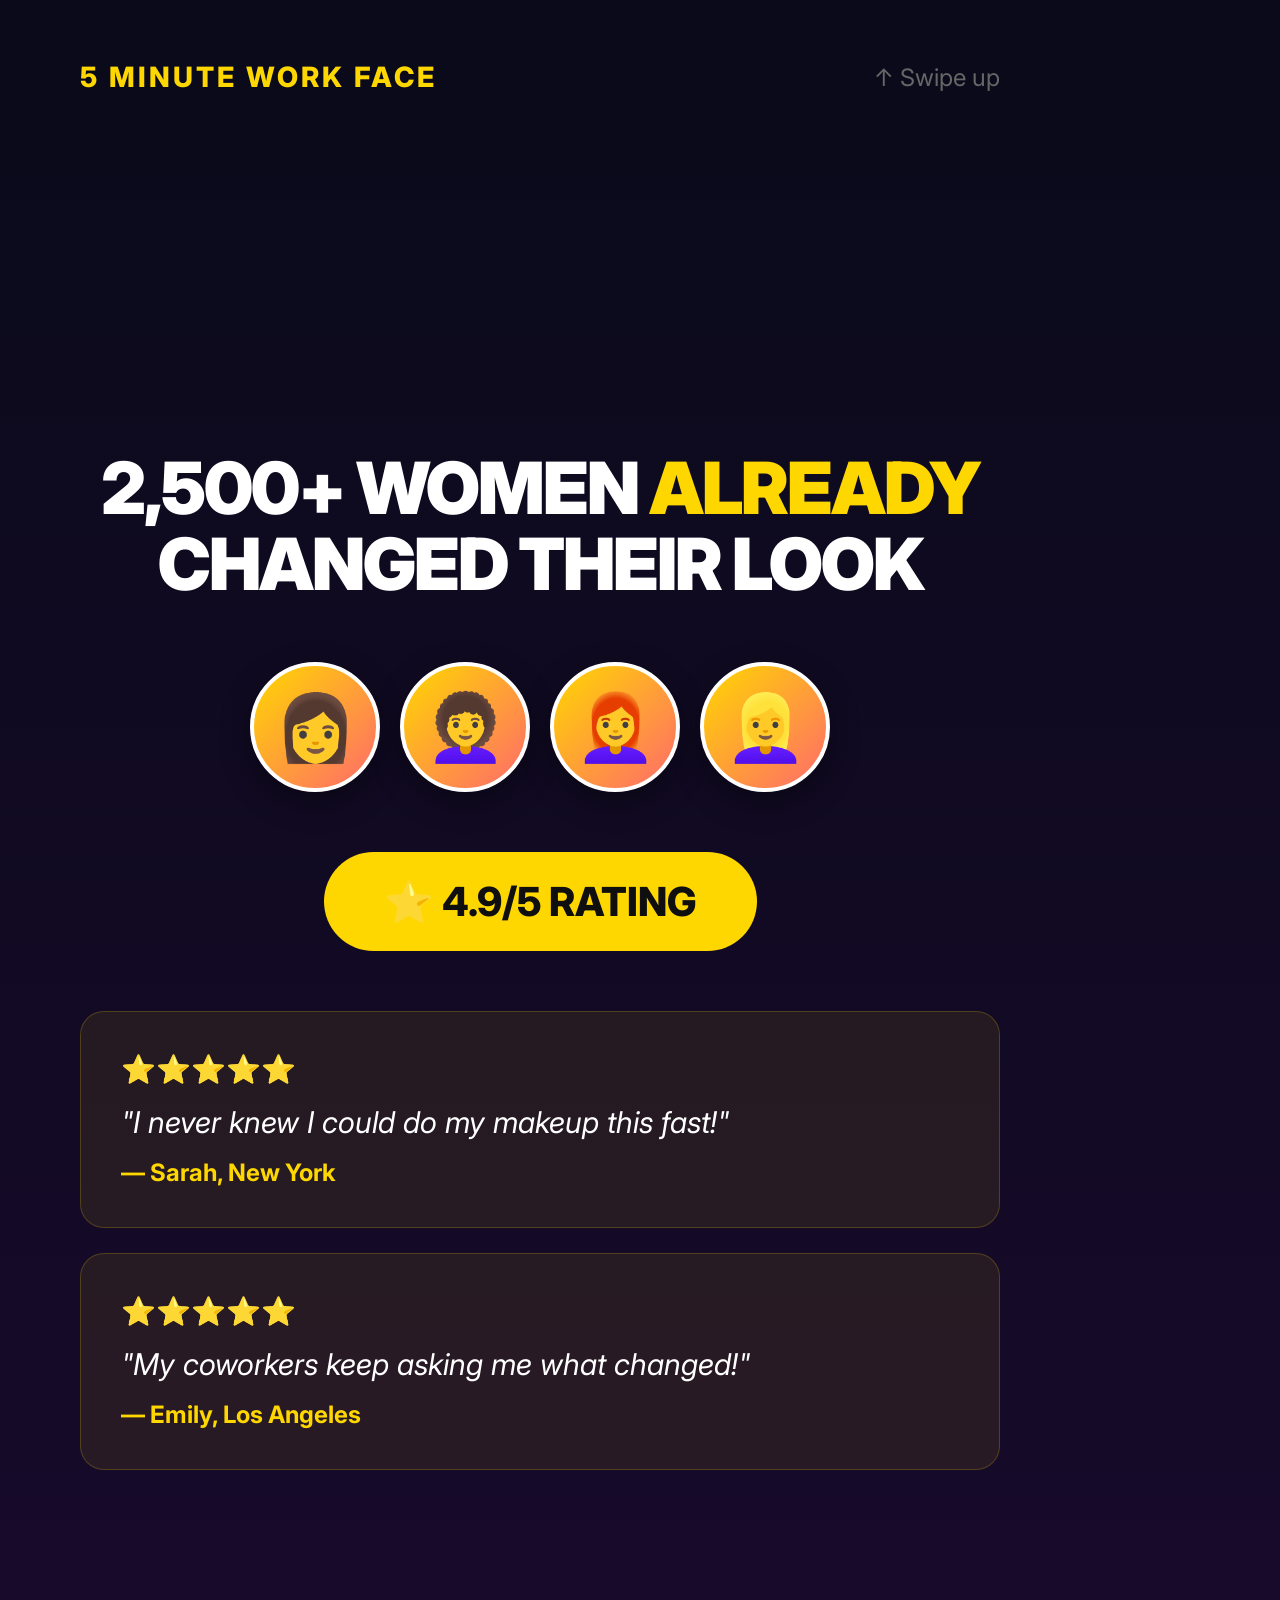
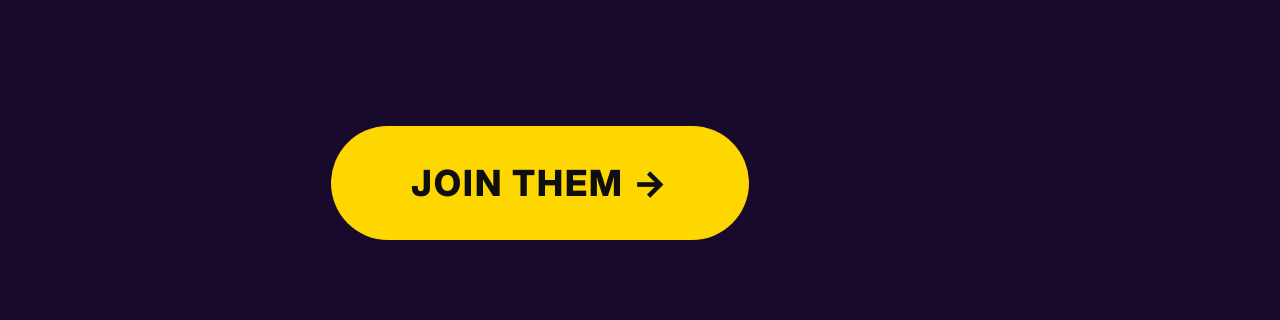
<file: ads/story-social.html>
<!DOCTYPE html>
<html lang="en">
<head>
    <meta charset="UTF-8">
    <meta name="viewport" content="width=1080, initial-scale=1.0">
    <title>Story 2 - Social Proof</title>
    <link href="https://fonts.googleapis.com/css2?family=Inter:wght@400;600;700;800;900&display=swap" rel="stylesheet">
    <style>
        * { margin: 0; padding: 0; box-sizing: border-box; }
        html, body { width: 1080px; height: 1920px; overflow: hidden; }
        body {
            font-family: 'Inter', sans-serif;
            background: linear-gradient(180deg, #0a0a1a 0%, #1a0a2e 100%);
            display: flex;
            flex-direction: column;
            justify-content: center;
            align-items: center;
            padding: 100px 80px;
            position: relative;
        }
        .top-bar {
            position: absolute;
            top: 60px;
            left: 80px;
            right: 80px;
            display: flex;
            justify-content: space-between;
            align-items: center;
        }
        .brand {
            font-size: 28px;
            font-weight: 800;
            color: #ffd700;
            text-transform: uppercase;
            letter-spacing: 3px;
        }
        .swipe {
            font-size: 24px;
            color: #666;
        }
        .headline {
            font-size: 72px;
            font-weight: 900;
            color: white;
            text-align: center;
            line-height: 1.05;
            margin-bottom: 60px;
            text-transform: uppercase;
            letter-spacing: -2px;
        }
        .gold { color: #ffd700; }
        .avatars {
            display: flex;
            justify-content: center;
            gap: 20px;
            margin-bottom: 60px;
        }
        .avatar {
            width: 130px;
            height: 130px;
            border-radius: 50%;
            background: linear-gradient(135deg, #ffd700, #ff6b6b);
            display: flex;
            align-items: center;
            justify-content: center;
            font-size: 65px;
            border: 4px solid white;
            box-shadow: 0 10px 30px rgba(0,0,0,0.4);
        }
        .rating {
            background: #ffd700;
            color: #0f0f0f;
            padding: 25px 60px;
            border-radius: 60px;
            font-size: 40px;
            font-weight: 800;
            margin-bottom: 60px;
        }
        .reviews {
            width: 100%;
            display: flex;
            flex-direction: column;
            gap: 25px;
        }
        .review {
            background: rgba(255,215,0,0.08);
            border: 1px solid rgba(255,215,0,0.2);
            border-radius: 24px;
            padding: 40px;
        }
        .stars { color: #ffd700; font-size: 28px; margin-bottom: 15px; }
        .text { color: white; font-size: 30px; font-style: italic; margin-bottom: 15px; line-height: 1.4; }
        .author { color: #ffd700; font-weight: 700; font-size: 24px; }
        .bottom {
            position: absolute;
            bottom: 80px;
            left: 80px;
            right: 80px;
            display: flex;
            justify-content: center;
        }
        .cta {
            background: #ffd700;
            color: #0f0f0f;
            padding: 35px 80px;
            border-radius: 60px;
            font-size: 36px;
            font-weight: 800;
            text-transform: uppercase;
            letter-spacing: 2px;
        }
    </style>
</head>
<body>
    <div class="top-bar">
        <div class="brand">5 Minute Work Face</div>
        <div class="swipe">↑ Swipe up</div>
    </div>
    <h1 class="headline">2,500+ WOMEN <span class="gold">ALREADY</span> CHANGED THEIR LOOK</h1>
    <div class="avatars">
        <div class="avatar">👩</div>
        <div class="avatar">👩‍🦱</div>
        <div class="avatar">👩‍🦰</div>
        <div class="avatar">👱‍♀️</div>
    </div>
    <div class="rating">⭐ 4.9/5 RATING</div>
    <div class="reviews">
        <div class="review">
            <div class="stars">⭐⭐⭐⭐⭐</div>
            <p class="text">"I never knew I could do my makeup this fast!"</p>
            <p class="author">— Sarah, New York</p>
        </div>
        <div class="review">
            <div class="stars">⭐⭐⭐⭐⭐</div>
            <p class="text">"My coworkers keep asking me what changed!"</p>
            <p class="author">— Emily, Los Angeles</p>
        </div>
    </div>
    <div class="bottom">
        <div class="cta">Join Them →</div>
    </div>
</body>
</html>
</file>
<file: css/style.css>
/* ============================================
   5 MINUTE WORK FACE SYSTEM - QUIZ STYLES
   ============================================ */

/* Reset & Base */
* {
    margin: 0;
    padding: 0;
    box-sizing: border-box;
}

:root {
    --pink-light: #fce4ec;
    --pink-medium: #f8bbd9;
    --pink-dark: #e91e63;
    --gold-light: #f5d5c8;
    --gold-medium: #d4a574;
    --gold-dark: #b8860b;
    --cream: #fdf6f0;
    --white: #ffffff;
    --text-dark: #2d2d2d;
    --text-medium: #5a5a5a;
    --text-light: #8a8a8a;
}

html, body {
    height: 100%;
    font-family: 'Inter', sans-serif;
    background: linear-gradient(135deg, var(--pink-light) 0%, var(--cream) 50%, var(--gold-light) 100%);
    color: var(--text-dark);
    overflow: hidden;
}

/* Progress Bar */
.progress-container {
    position: fixed;
    top: 0;
    left: 0;
    width: 100%;
    height: 6px;
    background: rgba(255, 255, 255, 0.3);
    z-index: 100;
}

.progress-bar {
    height: 100%;
    width: 0%;
    background: linear-gradient(90deg, var(--pink-dark), var(--gold-medium));
    transition: width 0.5s ease;
    border-radius: 0 3px 3px 0;
}

.progress-text {
    position: fixed;
    top: 12px;
    right: 20px;
    font-size: 12px;
    font-weight: 600;
    color: var(--text-medium);
    background: rgba(255, 255, 255, 0.9);
    padding: 4px 10px;
    border-radius: 12px;
    box-shadow: 0 2px 8px rgba(0, 0, 0, 0.1);
}

/* Quiz Container */
.quiz-container {
    width: 100%;
    height: 100vh;
    position: relative;
    overflow: hidden;
}

/* Quiz Screens */
.quiz-screen {
    position: absolute;
    top: 0;
    left: 0;
    width: 100%;
    height: 100%;
    display: flex;
    align-items: center;
    justify-content: center;
    padding: 20px;
    opacity: 0;
    visibility: hidden;
    transform: translateX(30px);
    transition: all 0.5s ease;
}

.quiz-screen.active {
    opacity: 1;
    visibility: visible;
    transform: translateX(0);
}

.quiz-screen.exit {
    opacity: 0;
    visibility: hidden;
    transform: translateX(-30px);
}

/* Welcome Screen */
.welcome-content {
    text-align: center;
    max-width: 500px;
}

.logo-icon {
    margin-bottom: 30px;
}

.makeup-image {
    width: 150px;
    height: 150px;
    border-radius: 50%;
    object-fit: cover;
    box-shadow: 0 8px 30px rgba(233, 30, 99, 0.2);
    border: 4px solid var(--white);
    animation: float 3s ease-in-out infinite;
}

@keyframes float {
    0%, 100% { transform: translateY(0); }
    50% { transform: translateY(-10px); }
}

.welcome-content h1 {
    font-family: 'Playfair Display', serif;
    font-size: 2.2rem;
    font-weight: 700;
    color: var(--text-dark);
    margin-bottom: 15px;
    line-height: 1.2;
}

.subtitle {
    font-size: 1.1rem;
    color: var(--text-medium);
    margin-bottom: 35px;
    line-height: 1.5;
}

/* CTA Button */
.cta-button {
    display: inline-flex;
    align-items: center;
    gap: 10px;
    background: linear-gradient(135deg, var(--pink-dark), var(--gold-medium));
    color: var(--white);
    border: none;
    padding: 16px 40px;
    font-size: 1.1rem;
    font-weight: 600;
    border-radius: 50px;
    cursor: pointer;
    text-decoration: none;
    transition: all 0.3s ease;
    box-shadow: 0 4px 20px rgba(233, 30, 99, 0.3);
}

.cta-button:hover {
    transform: translateY(-3px);
    box-shadow: 0 8px 30px rgba(233, 30, 99, 0.4);
}

.cta-button:active {
    transform: translateY(-1px);
}

/* Question Content */
.question-content {
    text-align: center;
    max-width: 600px;
    width: 100%;
}

.question-number {
    font-size: 0.9rem;
    font-weight: 600;
    color: var(--pink-dark);
    text-transform: uppercase;
    letter-spacing: 1px;
    margin-bottom: 15px;
}

.question-content h2 {
    font-family: 'Playfair Display', serif;
    font-size: 1.8rem;
    font-weight: 600;
    color: var(--text-dark);
    margin-bottom: 30px;
    line-height: 1.3;
}

/* Options */
.options {
    display: flex;
    flex-direction: column;
    gap: 12px;
}

.option {
    display: flex;
    align-items: center;
    gap: 15px;
    width: 100%;
    padding: 18px 20px;
    background: rgba(255, 255, 255, 0.9);
    border: 2px solid transparent;
    border-radius: 12px;
    cursor: pointer;
    transition: all 0.3s ease;
    text-align: left;
}

.option:hover {
    background: var(--white);
    border-color: var(--pink-medium);
    transform: translateX(5px);
}

.option.selected {
    background: var(--white);
    border-color: var(--pink-dark);
    box-shadow: 0 4px 15px rgba(233, 30, 99, 0.2);
}

.option-letter {
    display: flex;
    align-items: center;
    justify-content: center;
    width: 36px;
    height: 36px;
    background: linear-gradient(135deg, var(--pink-light), var(--gold-light));
    color: var(--text-dark);
    font-weight: 600;
    border-radius: 50%;
    flex-shrink: 0;
}

.option.selected .option-letter {
    background: linear-gradient(135deg, var(--pink-dark), var(--gold-medium));
    color: var(--white);
}

.option-text {
    font-size: 1rem;
    color: var(--text-dark);
    line-height: 1.4;
}

/* Result Screen */
.result-content {
    text-align: center;
    max-width: 500px;
}

.result-icon {
    margin-bottom: 25px;
}

.success-icon {
    width: 100px;
    height: 100px;
    animation: scaleIn 0.5s ease;
}

@keyframes scaleIn {
    0% { transform: scale(0); }
    50% { transform: scale(1.1); }
    100% { transform: scale(1); }
}

.result-content h1 {
    font-family: 'Playfair Display', serif;
    font-size: 2rem;
    font-weight: 700;
    color: var(--text-dark);
    margin-bottom: 15px;
}

.result-subtitle {
    font-size: 1.1rem;
    color: var(--text-medium);
    margin-bottom: 30px;
    line-height: 1.5;
}

.result-stats {
    display: flex;
    justify-content: center;
    gap: 30px;
    margin-bottom: 35px;
}

.stat {
    display: flex;
    flex-direction: column;
    align-items: center;
}

.stat-value {
    font-size: 1.8rem;
    font-weight: 700;
    color: var(--pink-dark);
}

.stat-label {
    font-size: 0.85rem;
    color: var(--text-light);
    margin-top: 5px;
}

.result-button {
    font-size: 1.2rem;
    padding: 18px 50px;
}

/* Email Capture Screen */
.email-content {
    text-align: center;
    max-width: 500px;
}

.email-icon {
    font-size: 80px;
    margin-bottom: 20px;
}

.email-content h1 {
    font-family: 'Playfair Display', serif;
    font-size: 2rem;
    font-weight: 700;
    color: var(--text-dark);
    margin-bottom: 15px;
}

.email-subtitle {
    font-size: 1.1rem;
    color: var(--text-medium);
    margin-bottom: 30px;
    line-height: 1.5;
}

.email-form {
    display: flex;
    flex-direction: column;
    gap: 15px;
}

.email-form input {
    padding: 18px 20px;
    font-size: 1rem;
    border: 2px solid var(--pink-light);
    border-radius: 12px;
    outline: none;
    transition: border-color 0.3s ease;
}

.email-form input:focus {
    border-color: var(--pink-dark);
}

.email-button {
    width: 100%;
}

.email-privacy {
    font-size: 0.85rem;
    color: var(--text-light);
    margin-top: 15px;
}

/* Improved Result Screen */
.result-alert {
    display: flex;
    align-items: center;
    gap: 10px;
    background: rgba(255, 107, 107, 0.1);
    border: 1px solid #ff6b6b;
    border-radius: 12px;
    padding: 15px 25px;
    margin-bottom: 30px;
}

.alert-icon {
    font-size: 24px;
}

.alert-text {
    font-size: 1rem;
    color: #ff6b6b;
    font-weight: 600;
}

.result-content h1 {
    font-family: 'Playfair Display', serif;
    font-size: 2.2rem;
    font-weight: 700;
    color: var(--text-dark);
    margin-bottom: 30px;
}

.result-stats {
    display: flex;
    gap: 20px;
    margin-bottom: 30px;
}

.stat-box {
    flex: 1;
    background: var(--pink-light);
    border-radius: 16px;
    padding: 25px 15px;
    text-align: center;
}

.stat-icon {
    font-size: 32px;
    display: block;
    margin-bottom: 10px;
}

.stat-box .stat-value {
    font-size: 1.5rem;
    font-weight: 700;
    color: var(--pink-dark);
    display: block;
}

.stat-box .stat-label {
    font-size: 0.8rem;
    color: var(--text-medium);
    display: block;
    margin-top: 5px;
}

.result-urgency {
    display: flex;
    align-items: center;
    justify-content: center;
    gap: 15px;
    background: linear-gradient(135deg, var(--pink-dark), var(--gold-medium));
    border-radius: 12px;
    padding: 15px 25px;
    margin-bottom: 30px;
}

.urgency-badge {
    font-size: 0.9rem;
    color: var(--white);
    font-weight: 600;
}

.urgency-timer {
    font-size: 1.3rem;
    color: var(--white);
    font-weight: 700;
}

.result-button {
    font-size: 1.1rem;
    padding: 18px 40px;
    width: 100%;
}

.result-guarantee {
    font-size: 0.9rem;
    color: var(--text-light);
    margin-top: 15px;
}

/* Mobile Responsiveness */
@media (max-width: 768px) {
    .welcome-content h1 {
        font-size: 1.8rem;
    }
    
    .question-content h2 {
        font-size: 1.5rem;
    }
    
    .option {
        padding: 15px;
    }
    
    .option-letter {
        width: 32px;
        height: 32px;
        font-size: 0.9rem;
    }
    
    .option-text {
        font-size: 0.95rem;
    }
    
    .result-content h1 {
        font-size: 1.7rem;
    }
    
    .result-stats {
        gap: 20px;
    }
    
    .stat-value {
        font-size: 1.5rem;
    }
}

@media (max-width: 480px) {
    .welcome-content h1 {
        font-size: 1.5rem;
    }
    
    .question-content h2 {
        font-size: 1.3rem;
    }
    
    .cta-button {
        padding: 14px 30px;
        font-size: 1rem;
    }
    
    .result-button {
        padding: 16px 40px;
        font-size: 1.1rem;
    }
}

/* Animations */
@keyframes fadeIn {
    from { opacity: 0; }
    to { opacity: 1; }
}

@keyframes slideUp {
    from { 
        opacity: 0;
        transform: translateY(20px);
    }
    to { 
        opacity: 1;
        transform: translateY(0);
    }
}

.quiz-screen.active .question-number {
    animation: slideUp 0.5s ease 0.1s both;
}

.quiz-screen.active h2 {
    animation: slideUp 0.5s ease 0.2s both;
}

.quiz-screen.active .option:nth-child(1) {
    animation: slideUp 0.5s ease 0.3s both;
}

.quiz-screen.active .option:nth-child(2) {
    animation: slideUp 0.5s ease 0.4s both;
}

.quiz-screen.active .option:nth-child(3) {
    animation: slideUp 0.5s ease 0.5s both;
}

.quiz-screen.active .option:nth-child(4) {
    animation: slideUp 0.5s ease 0.6s both;
}

/* Loading State */
.loading {
    position: fixed;
    top: 0;
    left: 0;
    width: 100%;
    height: 100%;
    background: rgba(255, 255, 255, 0.9);
    display: flex;
    align-items: center;
    justify-content: center;
    z-index: 200;
}

.loading-spinner {
    width: 50px;
    height: 50px;
    border: 3px solid var(--pink-light);
    border-top-color: var(--pink-dark);
    border-radius: 50%;
    animation: spin 1s linear infinite;
}

@keyframes spin {
    to { transform: rotate(360deg); }
}

/* Accessibility */
@media (prefers-reduced-motion: reduce) {
    *, *::before, *::after {
        animation-duration: 0.01ms !important;
        animation-iteration-count: 1 !important;
        transition-duration: 0.01ms !important;
    }
}

/* Focus States for Keyboard Navigation */
.option:focus {
    outline: 2px solid var(--pink-dark);
    outline-offset: 2px;
}

.cta-button:focus {
    outline: 2px solid var(--pink-dark);
    outline-offset: 2px;
}
</file>
<file: landing-page/css/style.css>
/* ============================================
   5 MINUTE WORK FACE SYSTEM - LANDING PAGE STYLES
   ============================================ */

/* Reset & Base */
* {
    margin: 0;
    padding: 0;
    box-sizing: border-box;
}

:root {
    --pink-light: #fce4ec;
    --pink-medium: #f8bbd9;
    --pink-dark: #e91e63;
    --gold-light: #f5d5c8;
    --gold-medium: #d4a574;
    --gold-dark: #b8860b;
    --cream: #fdf6f0;
    --white: #ffffff;
    --text-dark: #2d2d2d;
    --text-medium: #5a5a5a;
    --text-light: #8a8a8a;
    --success: #4caf50;
    --shadow: 0 4px 20px rgba(0, 0, 0, 0.1);
}

html {
    scroll-behavior: smooth;
}

body {
    font-family: 'Inter', sans-serif;
    color: var(--text-dark);
    line-height: 1.6;
    background: var(--white);
}

.container {
    max-width: 1200px;
    margin: 0 auto;
    padding: 0 20px;
}

/* Header */
.header {
    background: var(--white);
    padding: 15px 0;
    box-shadow: var(--shadow);
    position: fixed;
    top: 0;
    left: 0;
    right: 0;
    z-index: 1000;
}

.header .container {
    display: flex;
    justify-content: space-between;
    align-items: center;
}

.logo {
    font-family: 'Playfair Display', serif;
    font-size: 1.5rem;
    font-weight: 700;
    color: var(--pink-dark);
}

.urgency-bar {
    display: flex;
    align-items: center;
    gap: 10px;
    background: var(--pink-light);
    padding: 8px 20px;
    border-radius: 30px;
}

.urgency-text {
    font-size: 0.9rem;
    color: var(--text-medium);
}

.timer {
    font-weight: 700;
    color: var(--pink-dark);
    font-size: 1rem;
}

/* Hero Section */
.hero {
    padding: 150px 0 80px;
    background: linear-gradient(135deg, var(--pink-light) 0%, var(--cream) 100%);
}

.hero .container {
    display: grid;
    grid-template-columns: 1fr 1fr;
    gap: 60px;
    align-items: center;
}

.hero-badge {
    display: inline-block;
    background: var(--pink-dark);
    color: var(--white);
    padding: 8px 20px;
    border-radius: 30px;
    font-size: 0.9rem;
    font-weight: 600;
    margin-bottom: 20px;
}

.hero-title {
    font-family: 'Playfair Display', serif;
    font-size: 3.5rem;
    font-weight: 700;
    line-height: 1.1;
    margin-bottom: 20px;
    color: var(--text-dark);
}

.highlight {
    color: var(--pink-dark);
}

.hero-subtitle {
    font-size: 1.2rem;
    color: var(--text-medium);
    margin-bottom: 30px;
    line-height: 1.6;
}

.hero-cta {
    margin-bottom: 40px;
}

.btn {
    display: inline-block;
    padding: 18px 40px;
    border-radius: 50px;
    font-size: 1.1rem;
    font-weight: 700;
    text-decoration: none;
    text-align: center;
    transition: all 0.3s ease;
    cursor: pointer;
    border: none;
}

.btn-primary {
    background: linear-gradient(135deg, var(--pink-dark), var(--gold-medium));
    color: var(--white);
    box-shadow: 0 4px 20px rgba(233, 30, 99, 0.3);
}

.btn-primary:hover {
    transform: translateY(-3px);
    box-shadow: 0 8px 30px rgba(233, 30, 99, 0.4);
}

.btn-large {
    padding: 22px 50px;
    font-size: 1.2rem;
}

.hero-guarantee {
    margin-top: 15px;
    font-size: 0.95rem;
    color: var(--success);
    font-weight: 600;
}

.hero-stats {
    display: flex;
    gap: 40px;
}

.stat {
    display: flex;
    flex-direction: column;
}

.stat-number {
    font-size: 2rem;
    font-weight: 700;
    color: var(--pink-dark);
}

.stat-label {
    font-size: 0.9rem;
    color: var(--text-light);
}

.hero-image {
    display: flex;
    justify-content: center;
    align-items: center;
}

.hero-image-placeholder {
    width: 400px;
    height: 400px;
    background: linear-gradient(135deg, var(--pink-medium), var(--gold-light));
    border-radius: 30px;
    display: flex;
    flex-direction: column;
    justify-content: center;
    align-items: center;
    box-shadow: var(--shadow);
    overflow: hidden;
}

.hero-image-real {
    width: 100%;
    height: 100%;
    object-fit: cover;
}

.hero-emoji {
    font-size: 120px;
    margin-bottom: 20px;
}

.hero-image-text {
    font-family: 'Playfair Display', serif;
    font-size: 1.5rem;
    font-weight: 700;
    color: var(--text-dark);
    text-align: center;
}

/* Section Styles */
.section-title {
    font-family: 'Playfair Display', serif;
    font-size: 2.5rem;
    font-weight: 700;
    text-align: center;
    margin-bottom: 15px;
    color: var(--text-dark);
}

.section-subtitle {
    font-size: 1.1rem;
    color: var(--text-medium);
    text-align: center;
    margin-bottom: 50px;
    max-width: 700px;
    margin-left: auto;
    margin-right: auto;
}

/* Problem Section */
.problem-section {
    padding: 100px 0;
    background: var(--white);
}

.problems-grid {
    display: grid;
    grid-template-columns: repeat(3, 1fr);
    gap: 40px;
}

.problem-card {
    text-align: center;
    padding: 40px 30px;
    border-radius: 20px;
    background: var(--pink-light);
    transition: transform 0.3s ease;
}

.problem-card:hover {
    transform: translateY(-5px);
}

.problem-icon {
    font-size: 60px;
    margin-bottom: 20px;
}

.problem-card h3 {
    font-size: 1.3rem;
    font-weight: 700;
    margin-bottom: 15px;
    color: var(--text-dark);
}

.problem-card p {
    color: var(--text-medium);
    line-height: 1.6;
}

/* Solution Section */
.solution-section {
    padding: 100px 0;
    background: var(--cream);
}

.solutions-grid {
    display: grid;
    grid-template-columns: repeat(3, 1fr);
    gap: 40px;
}

.solution-card {
    text-align: center;
    padding: 40px 30px;
    border-radius: 20px;
    background: var(--white);
    box-shadow: var(--shadow);
    transition: transform 0.3s ease;
}

.solution-card:hover {
    transform: translateY(-5px);
}

.solution-number {
    width: 60px;
    height: 60px;
    background: linear-gradient(135deg, var(--pink-dark), var(--gold-medium));
    color: var(--white);
    border-radius: 50%;
    display: flex;
    align-items: center;
    justify-content: center;
    font-size: 1.5rem;
    font-weight: 700;
    margin: 0 auto 20px;
}

.solution-card h3 {
    font-size: 1.3rem;
    font-weight: 700;
    margin-bottom: 15px;
    color: var(--text-dark);
}

.solution-card p {
    color: var(--text-medium);
    line-height: 1.6;
}

/* Social Proof Section */
.social-proof-section {
    padding: 100px 0;
    background: var(--pink-light);
}

.rating-badge {
    text-align: center;
    font-size: 1.3rem;
    font-weight: 700;
    color: var(--gold-dark);
    margin-bottom: 50px;
}

.testimonials-grid {
    display: grid;
    grid-template-columns: repeat(3, 1fr);
    gap: 30px;
}

.testimonial-card {
    background: var(--white);
    padding: 40px 30px;
    border-radius: 20px;
    box-shadow: var(--shadow);
}

.testimonial-stars {
    font-size: 1.5rem;
    margin-bottom: 20px;
}

.testimonial-text {
    font-size: 1.1rem;
    font-style: italic;
    color: var(--text-medium);
    margin-bottom: 25px;
    line-height: 1.6;
}

.testimonial-author {
    display: flex;
    align-items: center;
    gap: 15px;
}

.author-avatar {
    width: 50px;
    height: 50px;
    border-radius: 50%;
    object-fit: cover;
    border: 2px solid var(--pink-light);
}

.author-info {
    display: flex;
    flex-direction: column;
}

.author-name {
    font-weight: 700;
    color: var(--text-dark);
}

.author-title {
    font-size: 0.9rem;
    color: var(--text-light);
}

/* What You Get Section */
.what-you-get-section {
    padding: 100px 0;
    background: var(--white);
}

.value-box {
    background: var(--cream);
    border-radius: 30px;
    padding: 60px;
    box-shadow: var(--shadow);
}

.value-items {
    margin-bottom: 50px;
}

.value-item {
    display: flex;
    gap: 25px;
    padding: 30px 0;
    border-bottom: 1px solid var(--pink-light);
}

.value-item:last-child {
    border-bottom: none;
}

.value-icon {
    font-size: 50px;
    flex-shrink: 0;
}

.value-content h3 {
    font-size: 1.3rem;
    font-weight: 700;
    margin-bottom: 10px;
    color: var(--text-dark);
}

.value-content p {
    color: var(--text-medium);
    margin-bottom: 10px;
}

.value-price {
    font-weight: 700;
    color: var(--pink-dark);
}

.value-summary {
    text-align: center;
}

.total-value {
    font-size: 1.3rem;
    color: var(--text-medium);
    margin-bottom: 10px;
}

.strikethrough {
    text-decoration: line-through;
    color: var(--text-light);
}

.current-price {
    font-size: 2rem;
    font-weight: 700;
    color: var(--pink-dark);
    margin-bottom: 30px;
}

.price {
    font-size: 2.5rem;
}

.guarantee-badge {
    margin-top: 20px;
    font-size: 1rem;
    color: var(--success);
    font-weight: 600;
}

/* Guarantee Section */
.guarantee-section {
    padding: 80px 0;
    background: var(--cream);
}

.guarantee-box {
    background: var(--white);
    padding: 60px;
    border-radius: 30px;
    text-align: center;
    box-shadow: var(--shadow);
    border: 3px solid var(--success);
}

.guarantee-icon {
    font-size: 80px;
    margin-bottom: 20px;
}

.guarantee-box h2 {
    font-family: 'Playfair Display', serif;
    font-size: 2rem;
    font-weight: 700;
    margin-bottom: 20px;
    color: var(--text-dark);
}

.guarantee-box p {
    font-size: 1.1rem;
    color: var(--text-medium);
    max-width: 700px;
    margin: 0 auto;
    line-height: 1.6;
}

/* FAQ Section */
.faq-section {
    padding: 100px 0;
    background: var(--white);
}

.faq-list {
    max-width: 800px;
    margin: 0 auto;
}

.faq-item {
    margin-bottom: 15px;
    border: 1px solid var(--pink-light);
    border-radius: 15px;
    overflow: hidden;
}

.faq-question {
    width: 100%;
    padding: 25px 30px;
    background: var(--pink-light);
    border: none;
    cursor: pointer;
    display: flex;
    justify-content: space-between;
    align-items: center;
    font-size: 1.1rem;
    font-weight: 600;
    color: var(--text-dark);
    text-align: left;
}

.faq-toggle {
    font-size: 1.5rem;
    color: var(--pink-dark);
    transition: transform 0.3s ease;
}

.faq-item.active .faq-toggle {
    transform: rotate(45deg);
}

.faq-answer {
    padding: 0 30px;
    max-height: 0;
    overflow: hidden;
    transition: all 0.3s ease;
}

.faq-item.active .faq-answer {
    padding: 25px 30px;
    max-height: 200px;
}

.faq-answer p {
    color: var(--text-medium);
    line-height: 1.6;
}

/* Final CTA Section */
.final-cta-section {
    padding: 100px 0;
    background: linear-gradient(135deg, var(--pink-light) 0%, var(--cream) 100%);
}

.final-cta-box {
    background: var(--white);
    padding: 60px;
    border-radius: 30px;
    text-align: center;
    box-shadow: var(--shadow);
    max-width: 700px;
    margin: 0 auto;
}

.timer-box {
    margin-bottom: 30px;
}

.timer-label {
    font-size: 1.1rem;
    color: var(--text-medium);
    display: block;
    margin-bottom: 10px;
}

.final-cta-box .timer {
    font-size: 2.5rem;
    font-weight: 700;
    color: var(--pink-dark);
}

.final-price {
    margin-bottom: 30px;
}

.old-price {
    font-size: 1.5rem;
    color: var(--text-light);
    text-decoration: line-through;
    margin-right: 15px;
}

.final-price .current-price {
    font-size: 3rem;
    font-weight: 700;
    color: var(--pink-dark);
}

.final-guarantee {
    margin-top: 20px;
    font-size: 1rem;
    color: var(--text-medium);
}

/* Footer */
.footer {
    background: var(--text-dark);
    padding: 60px 0 30px;
}

.footer-content {
    text-align: center;
}

.footer-logo {
    font-family: 'Playfair Display', serif;
    font-size: 1.5rem;
    font-weight: 700;
    color: var(--white);
    margin-bottom: 30px;
}

.footer-links {
    display: flex;
    justify-content: center;
    gap: 30px;
    margin-bottom: 30px;
}

.footer-links a {
    color: var(--text-light);
    text-decoration: none;
    transition: color 0.3s ease;
}

.footer-links a:hover {
    color: var(--pink-medium);
}

.footer-copyright p {
    color: var(--text-light);
    font-size: 0.9rem;
}

/* Mobile Responsiveness */
@media (max-width: 992px) {
    .hero .container {
        grid-template-columns: 1fr;
        text-align: center;
    }
    
    .hero-title {
        font-size: 2.8rem;
    }
    
    .hero-stats {
        justify-content: center;
    }
    
    .hero-image {
        order: -1;
    }
    
    .hero-image-placeholder {
        width: 300px;
        height: 300px;
    }
    
    .hero-emoji {
        font-size: 80px;
    }
    
    .problems-grid,
    .solutions-grid,
    .testimonials-grid {
        grid-template-columns: 1fr;
    }
}

@media (max-width: 768px) {
    .header .container {
        flex-direction: column;
        gap: 15px;
    }
    
    .hero {
        padding: 120px 0 60px;
    }
    
    .hero-title {
        font-size: 2.2rem;
    }
    
    .section-title {
        font-size: 2rem;
    }
    
    .value-box {
        padding: 40px 30px;
    }
    
    .value-item {
        flex-direction: column;
        text-align: center;
    }
    
    .guarantee-box {
        padding: 40px 30px;
    }
    
    .final-cta-box {
        padding: 40px 30px;
    }
}

/* Animations */
@keyframes fadeIn {
    from { opacity: 0; transform: translateY(20px); }
    to { opacity: 1; transform: translateY(0); }
}

.hero-content,
.problem-card,
.solution-card,
.testimonial-card,
.value-item,
.faq-item {
    animation: fadeIn 0.6s ease forwards;
}

/* Accessibility */
@media (prefers-reduced-motion: reduce) {
    * {
        animation: none !important;
        transition: none !important;
    }
}

/* Focus States */
.btn:focus,
.faq-question:focus {
    outline: 2px solid var(--pink-dark);
    outline-offset: 2px;
}
</file>
